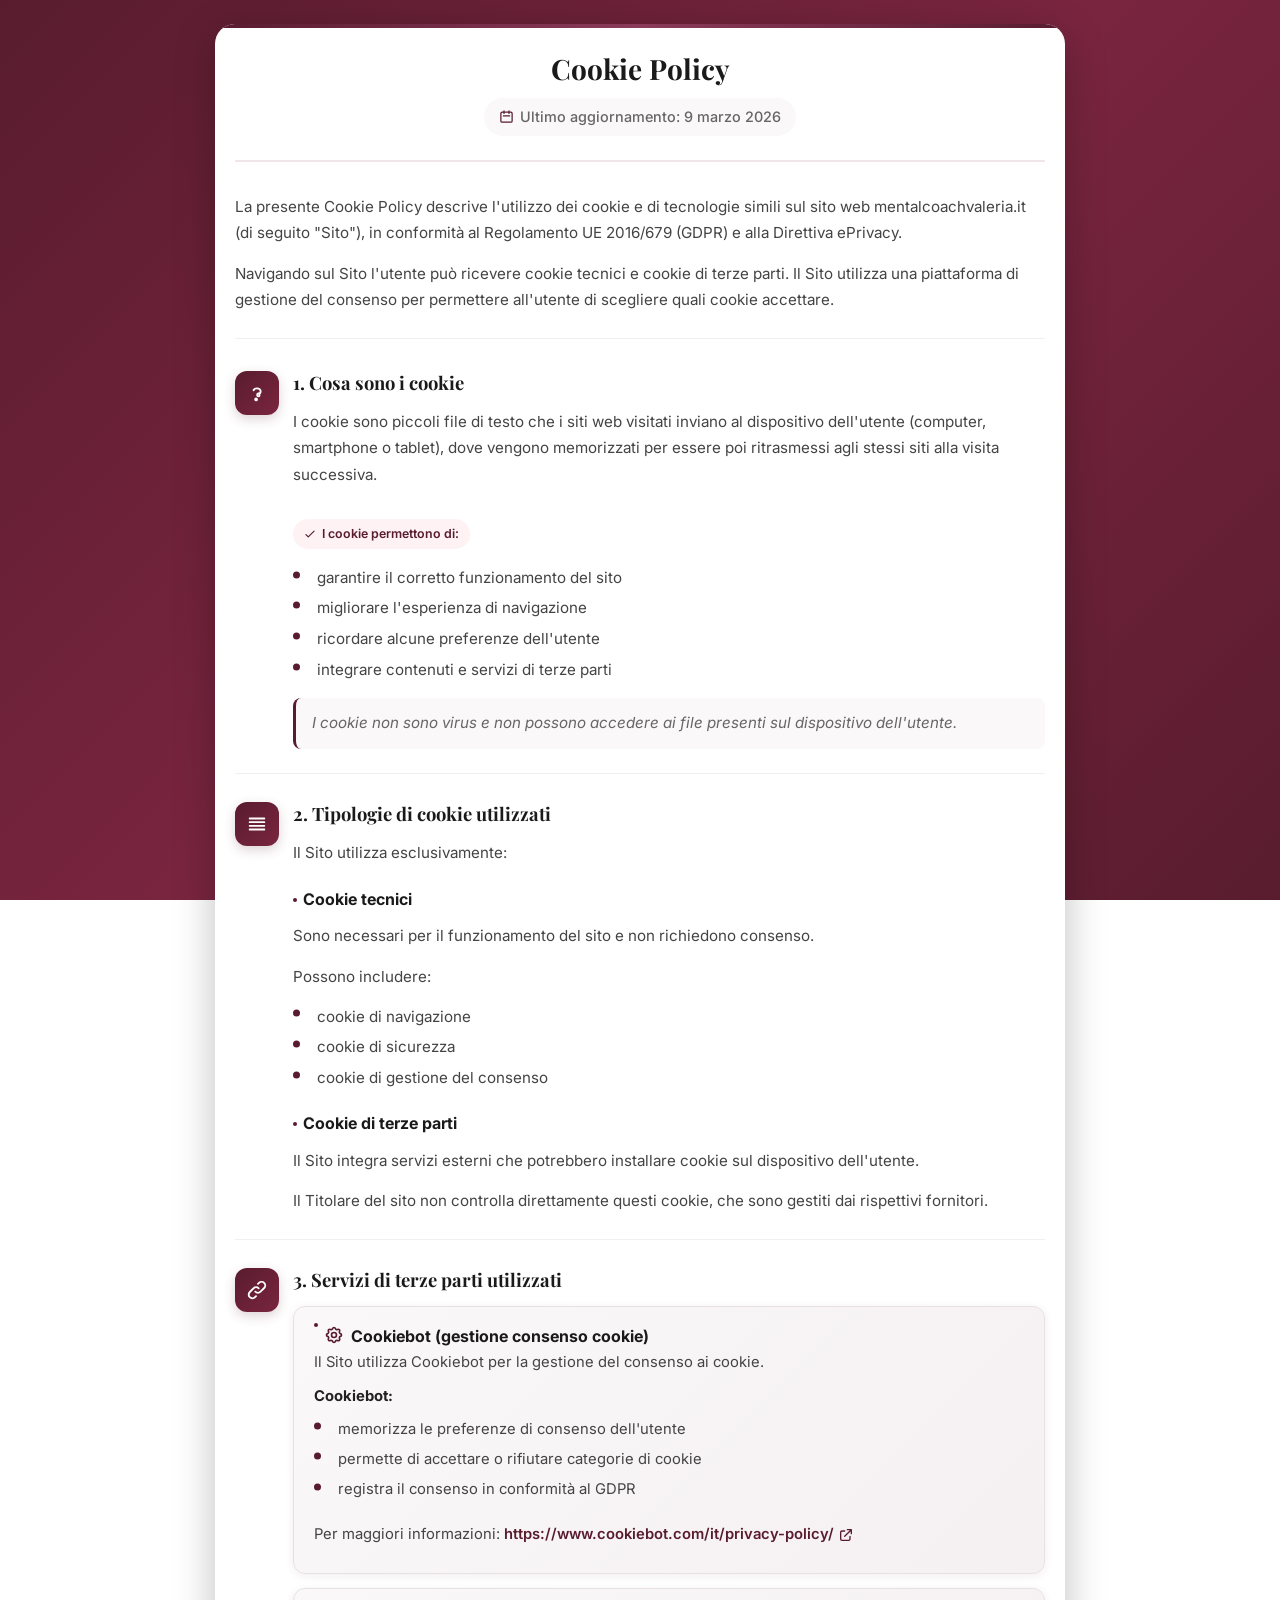
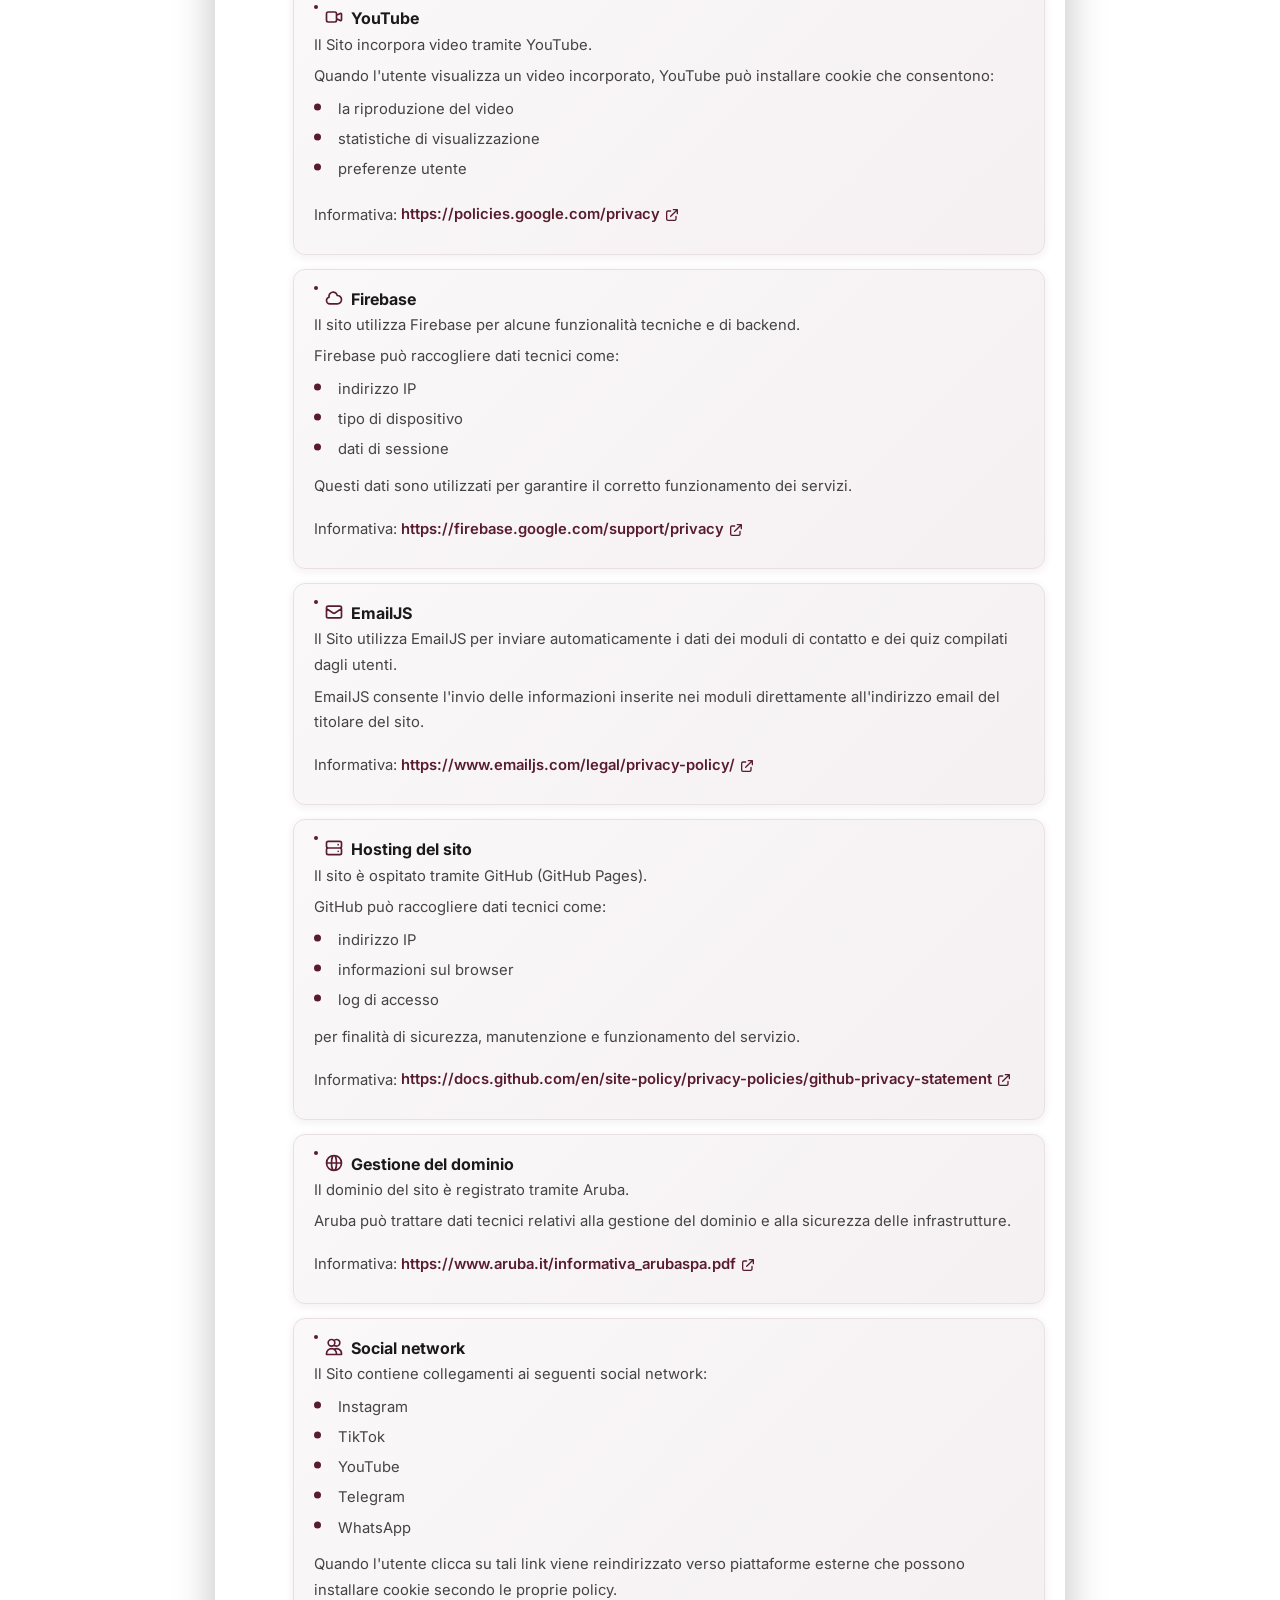
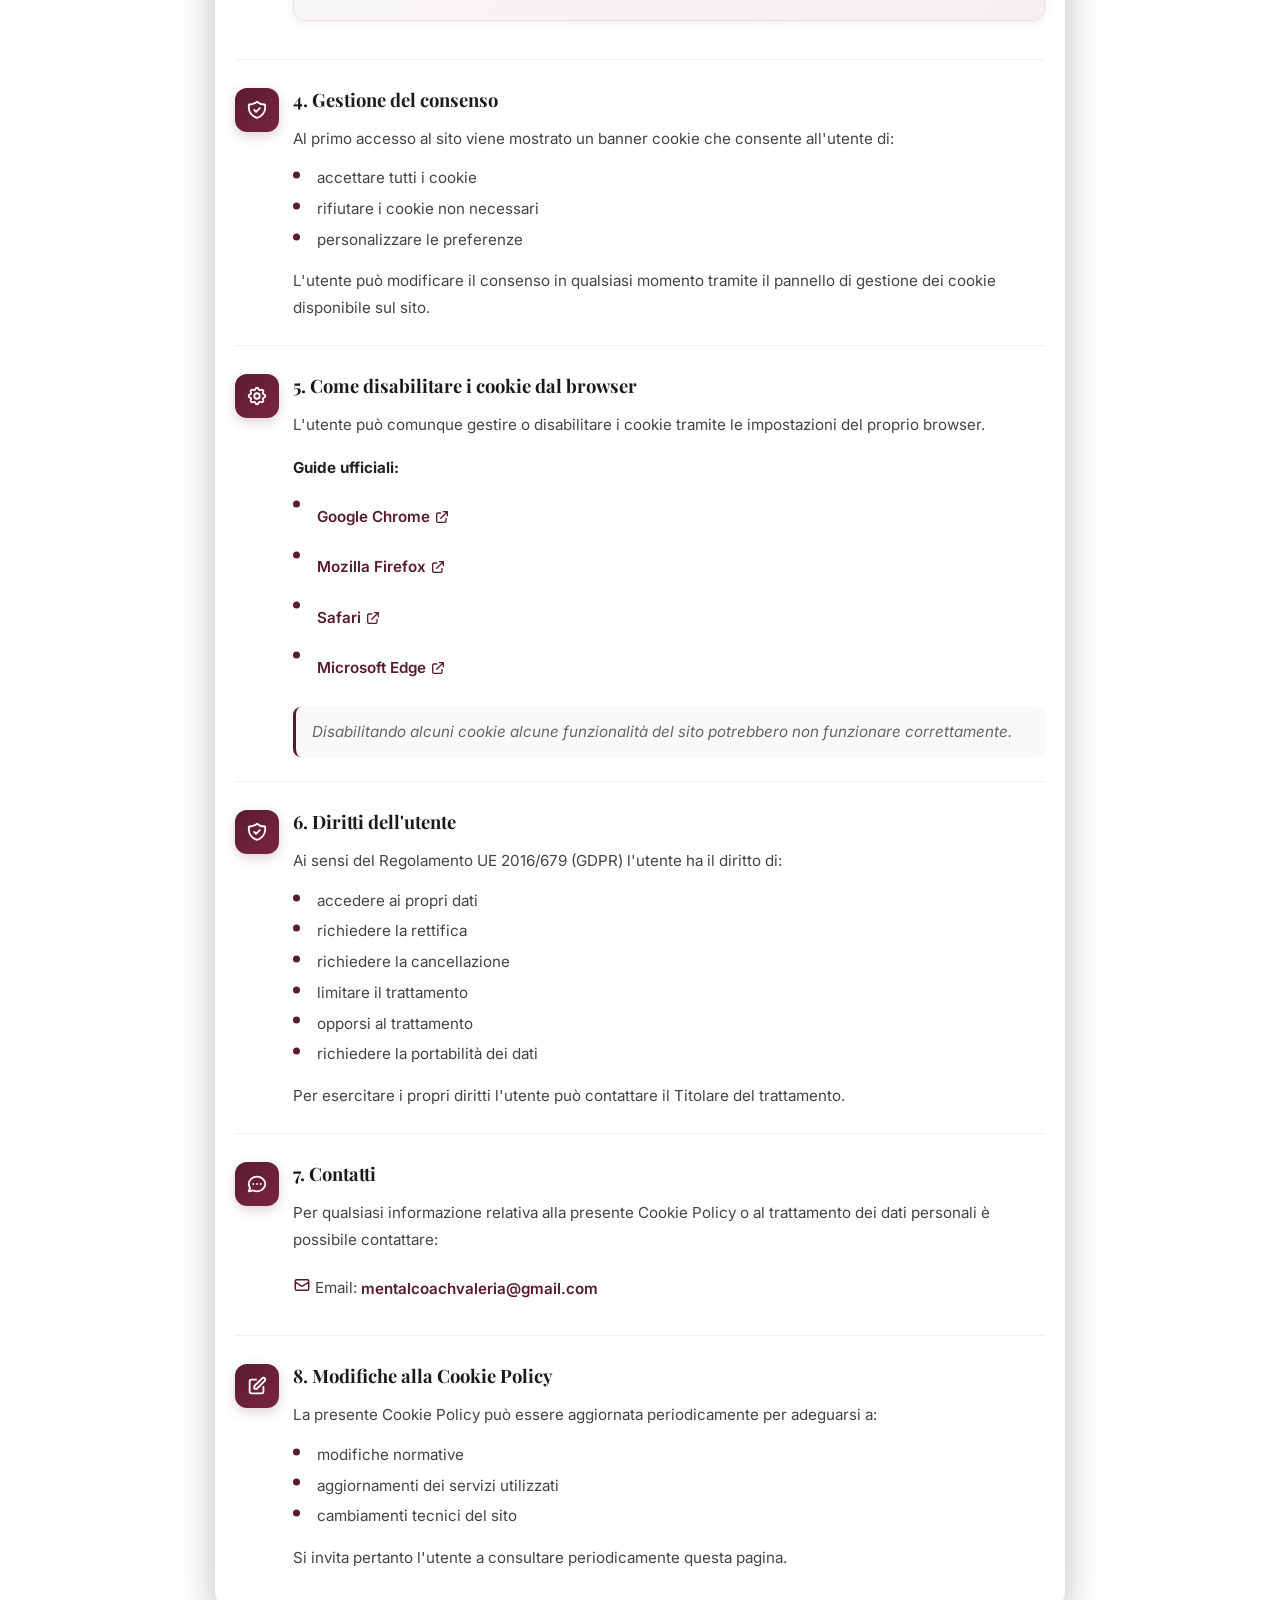
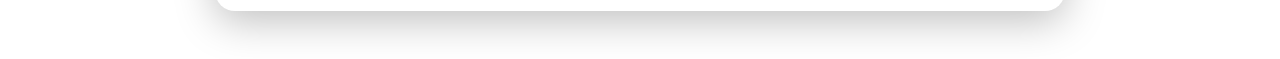
<file: cookie-policy.html>
<!DOCTYPE html>
<html lang="it">
<head>
  <meta charset="UTF-8" />
  <meta name="viewport" content="width=device-width, initial-scale=1.0, viewport-fit=cover" />
  <meta name="description" content="Cookie Policy - Valeria Moretti, Consulente Relazionale e Mental Coach"/>
  <meta name="theme-color" content="#591c2f" />
  <meta name="apple-mobile-web-app-capable" content="yes" />
  <meta name="apple-mobile-web-app-status-bar-style" content="black-translucent" />
  <title>Cookie Policy | Valeria Moretti</title>
  
  <link rel="preconnect" href="https://fonts.googleapis.com">
  <link rel="preconnect" href="https://fonts.gstatic.com" crossorigin>
  <link href="https://fonts.googleapis.com/css2?family=Inter:wght@400;500;600;700&family=Playfair+Display:wght@600;700&display=swap" rel="stylesheet">
  
  <style>
    /* ===== RESET & BASE ===== */
    *, *::before, *::after {
      box-sizing: border-box;
      margin: 0;
      padding: 0;
    }

    html {
      scroll-behavior: smooth;
      font-size: 16px;
      -webkit-text-size-adjust: 100%;
      -moz-text-size-adjust: 100%;
      text-size-adjust: 100%;
    }

    body {
      font-family: 'Inter', -apple-system, BlinkMacSystemFont, 'Segoe UI', Roboto, sans-serif;
      line-height: 1.7;
      color: #333;
      background: linear-gradient(135deg, #591c2f 0%, #7a2540 50%, #591c2f 100%);
      background-attachment: fixed;
      padding: 1.5rem 1rem 3rem;
      margin: 0;
      min-height: 100vh;
      min-height: 100dvh;
      word-wrap: break-word;
      overflow-wrap: break-word;
    }

    /* ===== CARD PRINCIPALE ===== */
    .legal-card {
      max-width: 850px;
      margin: 0 auto;
      background: #ffffff;
      border-radius: 20px;
      box-shadow: 0 10px 40px rgba(0, 0, 0, 0.25);
      padding: 1.75rem 1.25rem 2.5rem;
      animation: cardFadeIn 0.5s ease-out;
      position: relative;
      overflow: hidden;
    }

    .legal-card::before {
      content: '';
      position: absolute;
      top: 0;
      left: 0;
      right: 0;
      height: 4px;
      background: linear-gradient(90deg, #591c2f, #8b3a5a, #591c2f);
    }

    @keyframes cardFadeIn {
      from { opacity: 0; transform: translateY(15px) scale(0.99); }
      to { opacity: 1; transform: translateY(0) scale(1); }
    }

    /* ===== HEADER CARD ===== */
    .legal-header {
      margin-bottom: 2rem;
      padding-bottom: 1.5rem;
      border-bottom: 2px solid #f0e6e8;
      text-align: center;
    }

    .legal-title {
      font-family: 'Playfair Display', Georgia, serif;
      font-size: 1.75rem;
      font-weight: 700;
      color: #1a1a1a;
      margin-bottom: 0.75rem;
      line-height: 1.2;
      word-break: normal;
    }

    .last-update {
      font-weight: 500;
      color: #666;
      font-size: 0.9rem;
      display: inline-flex;
      align-items: center;
      justify-content: center;
      gap: 0.4rem;
      background: #faf8f9;
      padding: 0.4rem 0.9rem;
      border-radius: 20px;
      flex-wrap: wrap;
      text-align: center;
    }

    .last-update svg {
      width: 15px;
      height: 15px;
      color: #591c2f;
      flex-shrink: 0;
    }

    /* ===== SEZIONI ===== */
    .legal-section {
      margin-bottom: 1.75rem;
      padding-bottom: 1.5rem;
      border-bottom: 1px solid #f0f0f0;
      display: flex;
      gap: 0.875rem;
      align-items: flex-start;
      flex-wrap: wrap;
    }

    .legal-section:last-of-type {
      border-bottom: none;
      margin-bottom: 0;
      padding-bottom: 0;
    }

    /* ===== ICONE SEZIONI ===== */
    .section-icon {
      flex-shrink: 0;
      width: 44px;
      height: 44px;
      min-width: 44px;
      min-height: 44px;
      background: linear-gradient(135deg, #591c2f 0%, #7a2540 100%);
      border-radius: 12px;
      display: flex;
      align-items: center;
      justify-content: center;
      box-shadow: 0 4px 12px rgba(89, 28, 47, 0.2);
    }

    .section-icon svg {
      width: 22px;
      height: 22px;
      color: #ffffff;
    }

    .section-content {
      flex: 1;
      min-width: 0;
    }

    .section-title {
      font-family: 'Playfair Display', Georgia, serif;
      font-size: 1.15rem;
      font-weight: 700;
      color: #1a1a1a;
      margin-bottom: 0.875rem;
      line-height: 1.3;
    }

    .subsection-title {
      font-size: 1rem;
      font-weight: 700;
      color: #1a1a1a;
      margin: 1.25rem 0 0.625rem;
      display: flex;
      align-items: center;
      gap: 0.4rem;
      flex-wrap: wrap;
    }

    .subsection-title::before {
      content: '';
      width: 4px;
      height: 4px;
      background: #591c2f;
      border-radius: 50%;
      flex-shrink: 0;
    }

    /* ===== TESTO E PARAGRAFI ===== */
    p {
      margin-bottom: 0.875rem;
      color: #444;
      font-size: 0.95rem;
      line-height: 1.75;
    }

    p:last-child { margin-bottom: 0; }
    .bold { font-weight: 700; color: #222; }
    
    .italic {
      font-style: italic;
      color: #666;
      background: #faf8f9;
      padding: 0.75rem 1rem;
      border-radius: 8px;
      border-left: 3px solid #591c2f;
      display: block;
    }

    /* ===== LISTE ===== */
    ul {
      list-style-type: none;
      padding-left: 0;
      margin: 0.625rem 0 0.875rem;
      color: #444;
    }

    li {
      margin-bottom: 0.4rem;
      padding-left: 1.5rem;
      position: relative;
      font-size: 0.95rem;
      line-height: 1.6;
    }

    li::before {
      content: '';
      position: absolute;
      left: 0;
      top: 0.55rem;
      width: 7px;
      height: 7px;
      background: #591c2f;
      border-radius: 50%;
      transform: translateY(-50%);
    }

    li:last-child { margin-bottom: 0; }

    /* ===== LINK ===== */
    a {
      color: #591c2f;
      text-decoration: none;
      border-bottom: 1px solid transparent;
      transition: all 0.2s ease;
      font-weight: 600;
      display: inline-flex;
      align-items: center;
      gap: 0.25rem;
      padding: 0.25rem 0;
      min-height: 44px;
      word-break: break-word;
    }

    a:hover, a:focus {
      color: #3a121f;
      border-bottom-color: #591c2f;
      outline: none;
    }

    a:focus-visible {
      outline: 2px solid #591c2f;
      outline-offset: 2px;
      border-radius: 4px;
    }

    a svg {
      width: 16px;
      height: 16px;
      transition: transform 0.2s ease;
      flex-shrink: 0;
    }

    /* ===== SERVICE CARD (OTTIMIZZATA MOBILE) ===== */
    .service-card {
      background: linear-gradient(135deg, #faf8f9 0%, #f5f0f2 100%);
      border: 1px solid #e8e0e3;
      padding: 1rem 1.25rem;
      margin: 0.875rem 0;
      border-radius: 12px;
      box-shadow: 0 2px 8px rgba(89, 28, 47, 0.08);
    }

    .service-card h3 {
      display: flex;
      align-items: flex-start;
      gap: 0.4rem;
      margin-bottom: 0.5rem;
      font-size: 1rem;
      font-weight: 700;
      color: #1a1a1a;
      flex-wrap: wrap;
    }

    .service-card h3 svg {
      flex-shrink: 0;
      margin-top: 2px;
    }

    .service-card p {
      margin-bottom: 0.35rem;
      font-size: 0.925rem;
    }

    .service-card p:last-child { margin-bottom: 0; }
    .service-card ul { margin: 0.5rem 0 0.75rem; }
    .service-card li { font-size: 0.925rem; }

    /* ===== BADGE ===== */
    .badge {
      display: inline-flex;
      align-items: center;
      gap: 0.3rem;
      background: #fef2f4;
      color: #591c2f;
      padding: 0.3rem 0.65rem;
      border-radius: 20px;
      font-size: 0.775rem;
      font-weight: 600;
      margin: 0.4rem 0;
      flex-wrap: wrap;
    }

    .badge svg {
      width: 14px;
      height: 14px;
      flex-shrink: 0;
    }

    /* ===== BACK TO TOP BUTTON ===== */
    .back-to-top {
      position: fixed;
      bottom: 1.25rem;
      right: 1.25rem;
      width: 48px;
      height: 48px;
      min-width: 48px;
      min-height: 48px;
      background: linear-gradient(135deg, #591c2f, #7a2540);
      color: white;
      border: none;
      border-radius: 50%;
      display: flex;
      align-items: center;
      justify-content: center;
      cursor: pointer;
      box-shadow: 0 4px 20px rgba(89, 28, 47, 0.35);
      opacity: 0;
      visibility: hidden;
      transform: translateY(10px);
      transition: all 0.3s ease;
      z-index: 100;
      padding: 0;
    }

    .back-to-top.visible {
      opacity: 1;
      visibility: visible;
      transform: translateY(0);
    }

    .back-to-top:hover,
    .back-to-top:focus {
      transform: translateY(-2px);
      box-shadow: 0 6px 25px rgba(89, 28, 47, 0.45);
      outline: none;
    }

    .back-to-top:focus-visible {
      outline: 3px solid #fff;
      outline-offset: 2px;
    }

    .back-to-top svg {
      width: 20px;
      height: 20px;
    }

    /* ===== RESPONSIVE: TABLET (481px - 768px) ===== */
    @media (min-width: 481px) and (max-width: 768px) {
      body { padding: 2rem 1.5rem 4rem; }
      .legal-card {
        padding: 2.25rem 1.75rem 3rem;
        border-radius: 24px;
        box-shadow: 0 20px 60px rgba(0, 0, 0, 0.3);
      }
      .legal-title { font-size: 2rem; }
      .section-title { font-size: 1.25rem; }
      .section-icon { width: 48px; height: 48px; border-radius: 14px; }
      .section-icon svg { width: 24px; height: 24px; }
      .service-card { padding: 1.125rem 1.375rem; }
    }

    /* ===== RESPONSIVE: MOBILE PORTRAIT (≤480px) ===== */
    @media (max-width: 480px) {
      body { padding: 1rem 0.875rem 2.5rem; }
      .legal-card {
        padding: 1.5rem 1rem 2.25rem;
        border-radius: 18px;
        box-shadow: 0 8px 30px rgba(0, 0, 0, 0.2);
      }
      .legal-title { font-size: 1.5rem; line-height: 1.25; }
      .last-update { font-size: 0.85rem; padding: 0.35rem 0.75rem; }
      .section-title { font-size: 1.1rem; }
      .section-icon {
        width: 42px; height: 42px;
        min-width: 42px; min-height: 42px;
        border-radius: 10px;
      }
      .section-icon svg { width: 20px; height: 20px; }
      
      /* Layout verticale per sezioni */
      .legal-section { flex-direction: column; gap: 0.625rem; }
      .section-icon { margin-bottom: 0.25rem; }
      
      /* Service card mobile */
      .service-card {
        padding: 0.875rem 1rem;
      }
      .service-card h3 { font-size: 0.975rem; }
      .service-card p, .service-card li { font-size: 0.9rem; }
      
      /* Link più grandi per tap */
      a { padding: 0.4rem 0; min-height: 48px; }
      .badge { font-size: 0.75rem; padding: 0.25rem 0.6rem; }
    }

    /* ===== VERY SMALL DEVICES (≤360px) ===== */
    @media (max-width: 360px) {
      body { padding: 0.875rem 0.75rem 2rem; font-size: 15px; }
      .legal-card { padding: 1.25rem 0.875rem 2rem; border-radius: 16px; }
      .legal-title { font-size: 1.4rem; }
      .section-title { font-size: 1.05rem; }
      p, li { font-size: 0.925rem; line-height: 1.7; }
      .service-card p, .service-card li { font-size: 0.875rem; }
      .back-to-top { width: 44px; height: 44px; bottom: 1rem; right: 1rem; }
    }

    /* ===== LANDSCAPE MOBILE ===== */
    @media (max-height: 500px) and (orientation: landscape) {
      body { padding: 0.75rem 1rem; }
      .legal-card {
        padding: 1.25rem 1rem 1.5rem;
        max-height: 95vh;
        overflow-y: auto;
        -webkit-overflow-scrolling: touch;
      }
      .back-to-top { display: none; }
    }

    /* ===== PRINT ===== */
    @media print {
      body { font-size: 12pt; color: #000; background: #fff; padding: 0; min-height: auto; }
      .legal-card { box-shadow: none; border-radius: 0; padding: 0; max-width: 100%; }
      .legal-card::before { display: none; }
      .section-icon { display: none; }
      a { color: #000; text-decoration: underline; border-bottom: none; }
      .legal-section { break-inside: avoid; page-break-inside: avoid; }
      .back-to-top, .service-card { display: none !important; }
    }

    /* ===== ACCESSIBILITÀ ===== */
    @media (prefers-reduced-motion: reduce) {
      html { scroll-behavior: auto; }
      .legal-card { animation: none; }
      a, a svg, .back-to-top { transition: none !important; }
    }
    @media (prefers-contrast: high) {
      body { background: #fff; }
      .legal-card { border: 2px solid #000; }
      a { text-decoration: underline; }
    }

    /* ===== UTILITIES ===== */
    .mt-2 { margin-top: 0.5rem; }
    .mt-4 { margin-top: 1rem; }
    .mt-6 { margin-top: 1.5rem; }
    .mt-8 { margin-top: 2rem; }
    .mb-4 { margin-bottom: 1rem; }
    .space-y-1 > * + * { margin-top: 0.25rem; }
    
    /* Prevent horizontal scroll */
    img, video, iframe, pre, code { max-width: 100%; height: auto; }
  </style>
</head>
<body>

  <main class="legal-card" role="main">
    
    <header class="legal-header">
      <h1 class="legal-title">Cookie Policy</h1>
      <p class="last-update">
        <svg xmlns="http://www.w3.org/2000/svg" fill="none" viewBox="0 0 24 24" stroke="currentColor" stroke-width="2" aria-hidden="true">
          <path stroke-linecap="round" stroke-linejoin="round" d="M8 7V3m8 4V3m-9 8h10M5 21h14a2 2 0 002-2V7a2 2 0 00-2-2H5a2 2 0 00-2 2v12a2 2 0 002 2z" />
        </svg>
        <span>Ultimo aggiornamento: 9 marzo 2026</span>
      </p>
    </header>

    <!-- Intro -->
    <div class="section-content" style="margin-bottom: 2rem; padding-bottom: 1.5rem; border-bottom: 1px solid #f0f0f0;">
      <p>La presente Cookie Policy descrive l'utilizzo dei cookie e di tecnologie simili sul sito web mentalcoachvaleria.it (di seguito "Sito"), in conformità al Regolamento UE 2016/679 (GDPR) e alla Direttiva ePrivacy.</p>
      <p>Navigando sul Sito l'utente può ricevere cookie tecnici e cookie di terze parti. Il Sito utilizza una piattaforma di gestione del consenso per permettere all'utente di scegliere quali cookie accettare.</p>
    </div>

    <!-- Sezione 1 -->
    <section class="legal-section" aria-labelledby="section-1">
      <div class="section-icon" aria-hidden="true">
        <svg xmlns="http://www.w3.org/2000/svg" fill="none" viewBox="0 0 24 24" stroke="currentColor" stroke-width="2">
          <path stroke-linecap="round" stroke-linejoin="round" d="M8.228 9c.549-1.165 2.03-2 3.772-2 2.21 0 4 1.343 4 3 0 1.4-1.125 2.5-2.5 2.5-.69 0-1.25.56-1.25 1.25v.75c0 .69.56 1.25 1.25 1.25.69 0 1.25-.56 1.25-1.25v-.75M12 19a1 1 0 11-2 0 1 1 0 012 0z" />
        </svg>
      </div>
      <div class="section-content">
        <h2 id="section-1" class="section-title">1. Cosa sono i cookie</h2>
        <p>I cookie sono piccoli file di testo che i siti web visitati inviano al dispositivo dell'utente (computer, smartphone o tablet), dove vengono memorizzati per essere poi ritrasmessi agli stessi siti alla visita successiva.</p>
        
        <div class="badge mt-4">
          <svg xmlns="http://www.w3.org/2000/svg" fill="none" viewBox="0 0 24 24" stroke="currentColor" stroke-width="2" aria-hidden="true">
            <path stroke-linecap="round" stroke-linejoin="round" d="M5 13l4 4L19 7" />
          </svg>
          <span>I cookie permettono di:</span>
        </div>
        <ul>
          <li>garantire il corretto funzionamento del sito</li>
          <li>migliorare l'esperienza di navigazione</li>
          <li>ricordare alcune preferenze dell'utente</li>
          <li>integrare contenuti e servizi di terze parti</li>
        </ul>
        
        <p class="italic mt-4">I cookie non sono virus e non possono accedere ai file presenti sul dispositivo dell'utente.</p>
      </div>
    </section>

    <!-- Sezione 2 -->
    <section class="legal-section" aria-labelledby="section-2">
      <div class="section-icon" aria-hidden="true">
        <svg xmlns="http://www.w3.org/2000/svg" fill="none" viewBox="0 0 24 24" stroke="currentColor" stroke-width="2">
          <path stroke-linecap="round" stroke-linejoin="round" d="M4 6h16M4 10h16M4 14h16M4 18h16" />
        </svg>
      </div>
      <div class="section-content">
        <h2 id="section-2" class="section-title">2. Tipologie di cookie utilizzati</h2>
        <p>Il Sito utilizza esclusivamente:</p>
        
        <h3 class="subsection-title">Cookie tecnici</h3>
        <p>Sono necessari per il funzionamento del sito e non richiedono consenso.</p>
        <p class="mt-2">Possono includere:</p>
        <ul>
          <li>cookie di navigazione</li>
          <li>cookie di sicurezza</li>
          <li>cookie di gestione del consenso</li>
        </ul>
        
        <h3 class="subsection-title">Cookie di terze parti</h3>
        <p>Il Sito integra servizi esterni che potrebbero installare cookie sul dispositivo dell'utente.</p>
        <p>Il Titolare del sito non controlla direttamente questi cookie, che sono gestiti dai rispettivi fornitori.</p>
      </div>
    </section>

    <!-- Sezione 3 -->
    <section class="legal-section" aria-labelledby="section-3">
      <div class="section-icon" aria-hidden="true">
        <svg xmlns="http://www.w3.org/2000/svg" fill="none" viewBox="0 0 24 24" stroke="currentColor" stroke-width="2">
          <path stroke-linecap="round" stroke-linejoin="round" d="M13.828 10.172a4 4 0 00-5.656 0l-4 4a4 4 0 105.656 5.656l1.102-1.101m-.758-4.899a4 4 0 005.656 0l4-4a4 4 0 00-5.656-5.656l-1.1 1.1" />
        </svg>
      </div>
      <div class="section-content">
        <h2 id="section-3" class="section-title">3. Servizi di terze parti utilizzati</h2>
        
        <div class="service-card">
          <h3 class="subsection-title" style="margin:0;">
            <svg xmlns="http://www.w3.org/2000/svg" fill="none" viewBox="0 0 24 24" stroke="currentColor" stroke-width="2" style="width:20px;height:20px;color:#591c2f;" aria-hidden="true">
              <path stroke-linecap="round" stroke-linejoin="round" d="M10.325 4.317c.426-1.756 2.924-1.756 3.35 0a1.724 1.724 0 002.573 1.066c1.543-.94 3.31.826 2.37 2.37a1.724 1.724 0 001.065 2.572c1.756.426 1.756 2.924 0 3.35a1.724 1.724 0 00-1.066 2.573c.94 1.543-.826 3.31-2.37 2.37a1.724 1.724 0 00-2.572 1.065c-.426 1.756-2.924 1.756-3.35 0a1.724 1.724 0 00-2.573-1.066c-1.543.94-3.31-.826-2.37-2.37a1.724 1.724 0 00-1.065-2.572c-1.756-.426-1.756-2.924 0-3.35a1.724 1.724 0 001.066-2.573c-.94-1.543.826-3.31 2.37-2.37.996.608 2.296.07 2.572-1.065z" />
              <path stroke-linecap="round" stroke-linejoin="round" d="M15 12a3 3 0 11-6 0 3 3 0 016 0z" />
            </svg>
            <span>Cookiebot (gestione consenso cookie)</span>
          </h3>
          <p>Il Sito utilizza Cookiebot per la gestione del consenso ai cookie.</p>
          <p class="bold mt-2">Cookiebot:</p>
          <ul>
            <li>memorizza le preferenze di consenso dell'utente</li>
            <li>permette di accettare o rifiutare categorie di cookie</li>
            <li>registra il consenso in conformità al GDPR</li>
          </ul>
          <p class="mt-2">Per maggiori informazioni: <a href="https://www.cookiebot.com/it/privacy-policy/" target="_blank" rel="noopener noreferrer">https://www.cookiebot.com/it/privacy-policy/ <svg xmlns="http://www.w3.org/2000/svg" fill="none" viewBox="0 0 24 24" stroke="currentColor" stroke-width="2" aria-hidden="true"><path stroke-linecap="round" stroke-linejoin="round" d="M10 6H6a2 2 0 00-2 2v10a2 2 0 002 2h10a2 2 0 002-2v-4M14 4h6m0 0v6m0-6L10 14" /></svg></a></p>
        </div>

        <div class="service-card">
          <h3 class="subsection-title" style="margin:0;">
            <svg xmlns="http://www.w3.org/2000/svg" fill="none" viewBox="0 0 24 24" stroke="currentColor" stroke-width="2" style="width:20px;height:20px;color:#591c2f;" aria-hidden="true">
              <path stroke-linecap="round" stroke-linejoin="round" d="M15 10l4.553-2.276A1 1 0 0121 8.618v6.764a1 1 0 01-1.447.894L15 14M5 18h8a2 2 0 002-2V8a2 2 0 00-2-2H5a2 2 0 00-2 2v8a2 2 0 002 2z" />
            </svg>
            <span>YouTube</span>
          </h3>
          <p>Il Sito incorpora video tramite YouTube.</p>
          <p>Quando l'utente visualizza un video incorporato, YouTube può installare cookie che consentono:</p>
          <ul>
            <li>la riproduzione del video</li>
            <li>statistiche di visualizzazione</li>
            <li>preferenze utente</li>
          </ul>
          <p class="mt-2">Informativa: <a href="https://policies.google.com/privacy" target="_blank" rel="noopener noreferrer">https://policies.google.com/privacy <svg xmlns="http://www.w3.org/2000/svg" fill="none" viewBox="0 0 24 24" stroke="currentColor" stroke-width="2" aria-hidden="true"><path stroke-linecap="round" stroke-linejoin="round" d="M10 6H6a2 2 0 00-2 2v10a2 2 0 002 2h10a2 2 0 002-2v-4M14 4h6m0 0v6m0-6L10 14" /></svg></a></p>
        </div>

        <div class="service-card">
          <h3 class="subsection-title" style="margin:0;">
            <svg xmlns="http://www.w3.org/2000/svg" fill="none" viewBox="0 0 24 24" stroke="currentColor" stroke-width="2" style="width:20px;height:20px;color:#591c2f;" aria-hidden="true">
              <path stroke-linecap="round" stroke-linejoin="round" d="M3 15a4 4 0 004 4h9a5 5 0 10-.1-9.999 5.002 5.002 0 10-9.78 2.096A4.001 4.001 0 003 15z" />
            </svg>
            <span>Firebase</span>
          </h3>
          <p>Il sito utilizza Firebase per alcune funzionalità tecniche e di backend.</p>
          <p>Firebase può raccogliere dati tecnici come:</p>
          <ul>
            <li>indirizzo IP</li>
            <li>tipo di dispositivo</li>
            <li>dati di sessione</li>
          </ul>
          <p class="mt-2">Questi dati sono utilizzati per garantire il corretto funzionamento dei servizi.</p>
          <p class="mt-2">Informativa: <a href="https://firebase.google.com/support/privacy" target="_blank" rel="noopener noreferrer">https://firebase.google.com/support/privacy <svg xmlns="http://www.w3.org/2000/svg" fill="none" viewBox="0 0 24 24" stroke="currentColor" stroke-width="2" aria-hidden="true"><path stroke-linecap="round" stroke-linejoin="round" d="M10 6H6a2 2 0 00-2 2v10a2 2 0 002 2h10a2 2 0 002-2v-4M14 4h6m0 0v6m0-6L10 14" /></svg></a></p>
        </div>

        <div class="service-card">
          <h3 class="subsection-title" style="margin:0;">
            <svg xmlns="http://www.w3.org/2000/svg" fill="none" viewBox="0 0 24 24" stroke="currentColor" stroke-width="2" style="width:20px;height:20px;color:#591c2f;" aria-hidden="true">
              <path stroke-linecap="round" stroke-linejoin="round" d="M3 8l7.89 5.26a2 2 0 002.22 0L21 8M5 19h14a2 2 0 002-2V7a2 2 0 00-2-2H5a2 2 0 00-2 2v10a2 2 0 002 2z" />
            </svg>
            <span>EmailJS</span>
          </h3>
          <p>Il Sito utilizza EmailJS per inviare automaticamente i dati dei moduli di contatto e dei quiz compilati dagli utenti.</p>
          <p>EmailJS consente l'invio delle informazioni inserite nei moduli direttamente all'indirizzo email del titolare del sito.</p>
          <p class="mt-2">Informativa: <a href="https://www.emailjs.com/legal/privacy-policy/" target="_blank" rel="noopener noreferrer">https://www.emailjs.com/legal/privacy-policy/ <svg xmlns="http://www.w3.org/2000/svg" fill="none" viewBox="0 0 24 24" stroke="currentColor" stroke-width="2" aria-hidden="true"><path stroke-linecap="round" stroke-linejoin="round" d="M10 6H6a2 2 0 00-2 2v10a2 2 0 002 2h10a2 2 0 002-2v-4M14 4h6m0 0v6m0-6L10 14" /></svg></a></p>
        </div>

        <div class="service-card">
          <h3 class="subsection-title" style="margin:0;">
            <svg xmlns="http://www.w3.org/2000/svg" fill="none" viewBox="0 0 24 24" stroke="currentColor" stroke-width="2" style="width:20px;height:20px;color:#591c2f;" aria-hidden="true">
              <path stroke-linecap="round" stroke-linejoin="round" d="M5 12h14M5 12a2 2 0 01-2-2V6a2 2 0 012-2h14a2 2 0 012 2v4a2 2 0 01-2 2M5 12a2 2 0 00-2 2v4a2 2 0 002 2h14a2 2 0 002-2v-4a2 2 0 00-2-2m-2-4h.01M17 16h.01" />
            </svg>
            <span>Hosting del sito</span>
          </h3>
          <p>Il sito è ospitato tramite GitHub (GitHub Pages).</p>
          <p>GitHub può raccogliere dati tecnici come:</p>
          <ul>
            <li>indirizzo IP</li>
            <li>informazioni sul browser</li>
            <li>log di accesso</li>
          </ul>
          <p class="mt-2">per finalità di sicurezza, manutenzione e funzionamento del servizio.</p>
          <p class="mt-2">Informativa: <a href="https://docs.github.com/en/site-policy/privacy-policies/github-privacy-statement" target="_blank" rel="noopener noreferrer">https://docs.github.com/en/site-policy/privacy-policies/github-privacy-statement <svg xmlns="http://www.w3.org/2000/svg" fill="none" viewBox="0 0 24 24" stroke="currentColor" stroke-width="2" aria-hidden="true"><path stroke-linecap="round" stroke-linejoin="round" d="M10 6H6a2 2 0 00-2 2v10a2 2 0 002 2h10a2 2 0 002-2v-4M14 4h6m0 0v6m0-6L10 14" /></svg></a></p>
        </div>

        <div class="service-card">
          <h3 class="subsection-title" style="margin:0;">
            <svg xmlns="http://www.w3.org/2000/svg" fill="none" viewBox="0 0 24 24" stroke="currentColor" stroke-width="2" style="width:20px;height:20px;color:#591c2f;" aria-hidden="true">
              <path stroke-linecap="round" stroke-linejoin="round" d="M21 12a9 9 0 01-9 9m9-9a9 9 0 00-9-9m9 9H3m9 9a9 9 0 01-9-9m9 9c1.657 0 3-4.03 3-9s-1.343-9-3-9m0 18c-1.657 0-3-4.03-3-9s1.343-9 3-9m-9 9a9 9 0 019-9" />
            </svg>
            <span>Gestione del dominio</span>
          </h3>
          <p>Il dominio del sito è registrato tramite Aruba.</p>
          <p>Aruba può trattare dati tecnici relativi alla gestione del dominio e alla sicurezza delle infrastrutture.</p>
          <p class="mt-2">Informativa: <a href="https://www.aruba.it/informativa_arubaspa.pdf" target="_blank" rel="noopener noreferrer">https://www.aruba.it/informativa_arubaspa.pdf <svg xmlns="http://www.w3.org/2000/svg" fill="none" viewBox="0 0 24 24" stroke="currentColor" stroke-width="2" aria-hidden="true"><path stroke-linecap="round" stroke-linejoin="round" d="M10 6H6a2 2 0 00-2 2v10a2 2 0 002 2h10a2 2 0 002-2v-4M14 4h6m0 0v6m0-6L10 14" /></svg></a></p>
        </div>

        <div class="service-card">
          <h3 class="subsection-title" style="margin:0;">
            <svg xmlns="http://www.w3.org/2000/svg" fill="none" viewBox="0 0 24 24" stroke="currentColor" stroke-width="2" style="width:20px;height:20px;color:#591c2f;" aria-hidden="true">
              <path stroke-linecap="round" stroke-linejoin="round" d="M12 4.354a4 4 0 110 5.292M15 21H3v-1a6 6 0 0112 0v1zm0 0h6v-1a6 6 0 00-9-5.197M13 7a4 4 0 11-8 0 4 4 0 018 0z" />
            </svg>
            <span>Social network</span>
          </h3>
          <p>Il Sito contiene collegamenti ai seguenti social network:</p>
          <ul>
            <li>Instagram</li>
            <li>TikTok</li>
            <li>YouTube</li>
            <li>Telegram</li>
            <li>WhatsApp</li>
          </ul>
          <p class="mt-2">Quando l'utente clicca su tali link viene reindirizzato verso piattaforme esterne che possono installare cookie secondo le proprie policy.</p>
        </div>
      </div>
    </section>

    <!-- Sezione 4 -->
    <section class="legal-section" aria-labelledby="section-4">
      <div class="section-icon" aria-hidden="true">
        <svg xmlns="http://www.w3.org/2000/svg" fill="none" viewBox="0 0 24 24" stroke="currentColor" stroke-width="2">
          <path stroke-linecap="round" stroke-linejoin="round" d="M9 12l2 2 4-4m5.618-4.016A11.955 11.955 0 0112 2.944a11.955 11.955 0 01-8.618 3.04A12.02 12.02 0 003 9c0 5.591 3.824 10.29 9 11.622 5.176-1.332 9-6.03 9-11.622 0-1.042-.133-2.052-.382-3.016z" />
        </svg>
      </div>
      <div class="section-content">
        <h2 id="section-4" class="section-title">4. Gestione del consenso</h2>
        <p>Al primo accesso al sito viene mostrato un banner cookie che consente all'utente di:</p>
        <ul>
          <li>accettare tutti i cookie</li>
          <li>rifiutare i cookie non necessari</li>
          <li>personalizzare le preferenze</li>
        </ul>
        <p class="mt-4">L'utente può modificare il consenso in qualsiasi momento tramite il pannello di gestione dei cookie disponibile sul sito.</p>
      </div>
    </section>

    <!-- Sezione 5 -->
    <section class="legal-section" aria-labelledby="section-5">
      <div class="section-icon" aria-hidden="true">
        <svg xmlns="http://www.w3.org/2000/svg" fill="none" viewBox="0 0 24 24" stroke="currentColor" stroke-width="2">
          <path stroke-linecap="round" stroke-linejoin="round" d="M10.325 4.317c.426-1.756 2.924-1.756 3.35 0a1.724 1.724 0 002.573 1.066c1.543-.94 3.31.826 2.37 2.37a1.724 1.724 0 001.065 2.572c1.756.426 1.756 2.924 0 3.35a1.724 1.724 0 00-1.066 2.573c.94 1.543-.826 3.31-2.37 2.37a1.724 1.724 0 00-2.572 1.065c-.426 1.756-2.924 1.756-3.35 0a1.724 1.724 0 00-2.573-1.066c-1.543.94-3.31-.826-2.37-2.37a1.724 1.724 0 00-1.065-2.572c-1.756-.426-1.756-2.924 0-3.35a1.724 1.724 0 001.066-2.573c-.94-1.543.826-3.31 2.37-2.37.996.608 2.296.07 2.572-1.065z" />
          <path stroke-linecap="round" stroke-linejoin="round" d="M15 12a3 3 0 11-6 0 3 3 0 016 0z" />
        </svg>
      </div>
      <div class="section-content">
        <h2 id="section-5" class="section-title">5. Come disabilitare i cookie dal browser</h2>
        <p>L'utente può comunque gestire o disabilitare i cookie tramite le impostazioni del proprio browser.</p>
        
        <p class="bold mt-4">Guide ufficiali:</p>
        <ul>
          <li><a href="https://support.google.com/chrome/answer/95647" target="_blank" rel="noopener noreferrer">Google Chrome <svg xmlns="http://www.w3.org/2000/svg" fill="none" viewBox="0 0 24 24" stroke="currentColor" stroke-width="2" aria-hidden="true"><path stroke-linecap="round" stroke-linejoin="round" d="M10 6H6a2 2 0 00-2 2v10a2 2 0 002 2h10a2 2 0 002-2v-4M14 4h6m0 0v6m0-6L10 14" /></svg></a></li>
          <li><a href="https://support.mozilla.org/it/kb/Attivare%20e%20disattivare%20i%20cookie" target="_blank" rel="noopener noreferrer">Mozilla Firefox <svg xmlns="http://www.w3.org/2000/svg" fill="none" viewBox="0 0 24 24" stroke="currentColor" stroke-width="2" aria-hidden="true"><path stroke-linecap="round" stroke-linejoin="round" d="M10 6H6a2 2 0 00-2 2v10a2 2 0 002 2h10a2 2 0 002-2v-4M14 4h6m0 0v6m0-6L10 14" /></svg></a></li>
          <li><a href="https://support.apple.com/it-it/guide/safari/sfri11471/mac" target="_blank" rel="noopener noreferrer">Safari <svg xmlns="http://www.w3.org/2000/svg" fill="none" viewBox="0 0 24 24" stroke="currentColor" stroke-width="2" aria-hidden="true"><path stroke-linecap="round" stroke-linejoin="round" d="M10 6H6a2 2 0 00-2 2v10a2 2 0 002 2h10a2 2 0 002-2v-4M14 4h6m0 0v6m0-6L10 14" /></svg></a></li>
          <li><a href="https://support.microsoft.com/it-it/windows/eliminare-e-gestire-i-cookie-168dab11-0753-043d-7c16-ede5947fc64d" target="_blank" rel="noopener noreferrer">Microsoft Edge <svg xmlns="http://www.w3.org/2000/svg" fill="none" viewBox="0 0 24 24" stroke="currentColor" stroke-width="2" aria-hidden="true"><path stroke-linecap="round" stroke-linejoin="round" d="M10 6H6a2 2 0 00-2 2v10a2 2 0 002 2h10a2 2 0 002-2v-4M14 4h6m0 0v6m0-6L10 14" /></svg></a></li>
        </ul>
        
        <p class="italic mt-4">Disabilitando alcuni cookie alcune funzionalità del sito potrebbero non funzionare correttamente.</p>
      </div>
    </section>

    <!-- Sezione 6 -->
    <section class="legal-section" aria-labelledby="section-6">
      <div class="section-icon" aria-hidden="true">
        <svg xmlns="http://www.w3.org/2000/svg" fill="none" viewBox="0 0 24 24" stroke="currentColor" stroke-width="2">
          <path stroke-linecap="round" stroke-linejoin="round" d="M9 12l2 2 4-4m5.618-4.016A11.955 11.955 0 0112 2.944a11.955 11.955 0 01-8.618 3.04A12.02 12.02 0 003 9c0 5.591 3.824 10.29 9 11.622 5.176-1.332 9-6.03 9-11.622 0-1.042-.133-2.052-.382-3.016z" />
        </svg>
      </div>
      <div class="section-content">
        <h2 id="section-6" class="section-title">6. Diritti dell'utente</h2>
        <p>Ai sensi del Regolamento UE 2016/679 (GDPR) l'utente ha il diritto di:</p>
        <ul>
          <li>accedere ai propri dati</li>
          <li>richiedere la rettifica</li>
          <li>richiedere la cancellazione</li>
          <li>limitare il trattamento</li>
          <li>opporsi al trattamento</li>
          <li>richiedere la portabilità dei dati</li>
        </ul>
        <p class="mt-4">Per esercitare i propri diritti l'utente può contattare il Titolare del trattamento.</p>
      </div>
    </section>

    <!-- Sezione 7 -->
    <section class="legal-section" aria-labelledby="section-7">
      <div class="section-icon" aria-hidden="true">
        <svg xmlns="http://www.w3.org/2000/svg" fill="none" viewBox="0 0 24 24" stroke="currentColor" stroke-width="2">
          <path stroke-linecap="round" stroke-linejoin="round" d="M8 12h.01M12 12h.01M16 12h.01M21 12c0 4.418-4.03 8-9 8a9.863 9.863 0 01-4.255-.949L3 20l1.395-3.72C3.512 15.042 3 13.574 3 12c0-4.418 4.03-8 9-8s9 3.582 9 8z" />
        </svg>
      </div>
      <div class="section-content">
        <h2 id="section-7" class="section-title">7. Contatti</h2>
        <p>Per qualsiasi informazione relativa alla presente Cookie Policy o al trattamento dei dati personali è possibile contattare:</p>
        <p class="mt-2">
          <svg xmlns="http://www.w3.org/2000/svg" fill="none" viewBox="0 0 24 24" stroke="currentColor" stroke-width="2" style="width:18px;height:18px;color:#591c2f;" aria-hidden="true">
            <path stroke-linecap="round" stroke-linejoin="round" d="M3 8l7.89 5.26a2 2 0 002.22 0L21 8M5 19h14a2 2 0 002-2V7a2 2 0 00-2-2H5a2 2 0 00-2 2v10a2 2 0 002 2z" />
          </svg>
          Email: <a href="mailto:mentalcoachvaleria@gmail.com">mentalcoachvaleria@gmail.com</a>
        </p>
      </div>
    </section>

    <!-- Sezione 8 -->
    <section class="legal-section" aria-labelledby="section-8">
      <div class="section-icon" aria-hidden="true">
        <svg xmlns="http://www.w3.org/2000/svg" fill="none" viewBox="0 0 24 24" stroke="currentColor" stroke-width="2">
          <path stroke-linecap="round" stroke-linejoin="round" d="M11 5H6a2 2 0 00-2 2v11a2 2 0 002 2h11a2 2 0 002-2v-5m-1.414-9.414a2 2 0 112.828 2.828L11.828 15H9v-2.828l8.586-8.586z" />
        </svg>
      </div>
      <div class="section-content">
        <h2 id="section-8" class="section-title">8. Modifiche alla Cookie Policy</h2>
        <p>La presente Cookie Policy può essere aggiornata periodicamente per adeguarsi a:</p>
        <ul>
          <li>modifiche normative</li>
          <li>aggiornamenti dei servizi utilizzati</li>
          <li>cambiamenti tecnici del sito</li>
        </ul>
        <p class="mt-4">Si invita pertanto l'utente a consultare periodicamente questa pagina.</p>
      </div>
    </section>

  </main>

  <!-- Pulsante Back to Top -->
  <button class="back-to-top" id="backToTop" aria-label="Torna all'inizio della pagina">
    <svg xmlns="http://www.w3.org/2000/svg" fill="none" viewBox="0 0 24 24" stroke="currentColor" stroke-width="2" aria-hidden="true">
      <path stroke-linecap="round" stroke-linejoin="round" d="M5 10l7-7m0 0l7 7m-7-7v18" />
    </svg>
  </button>

  <script>
    // ===== BACK TO TOP BUTTON =====
    document.addEventListener('DOMContentLoaded', function() {
      const backToTop = document.getElementById('backToTop');
      
      if (backToTop) {
        window.addEventListener('scroll', function() {
          if (window.scrollY > 400) {
            backToTop.classList.add('visible');
          } else {
            backToTop.classList.remove('visible');
          }
        }, { passive: true });
        
        backToTop.addEventListener('click', function(e) {
          e.preventDefault();
          window.scrollTo({ top: 0, behavior: 'smooth' });
        });
        
        backToTop.addEventListener('keydown', function(e) {
          if (e.key === 'Enter' || e.key === ' ') {
            e.preventDefault();
            window.scrollTo({ top: 0, behavior: 'smooth' });
          }
        });
      }
    });
  </script>

</body>
</html>
</file>
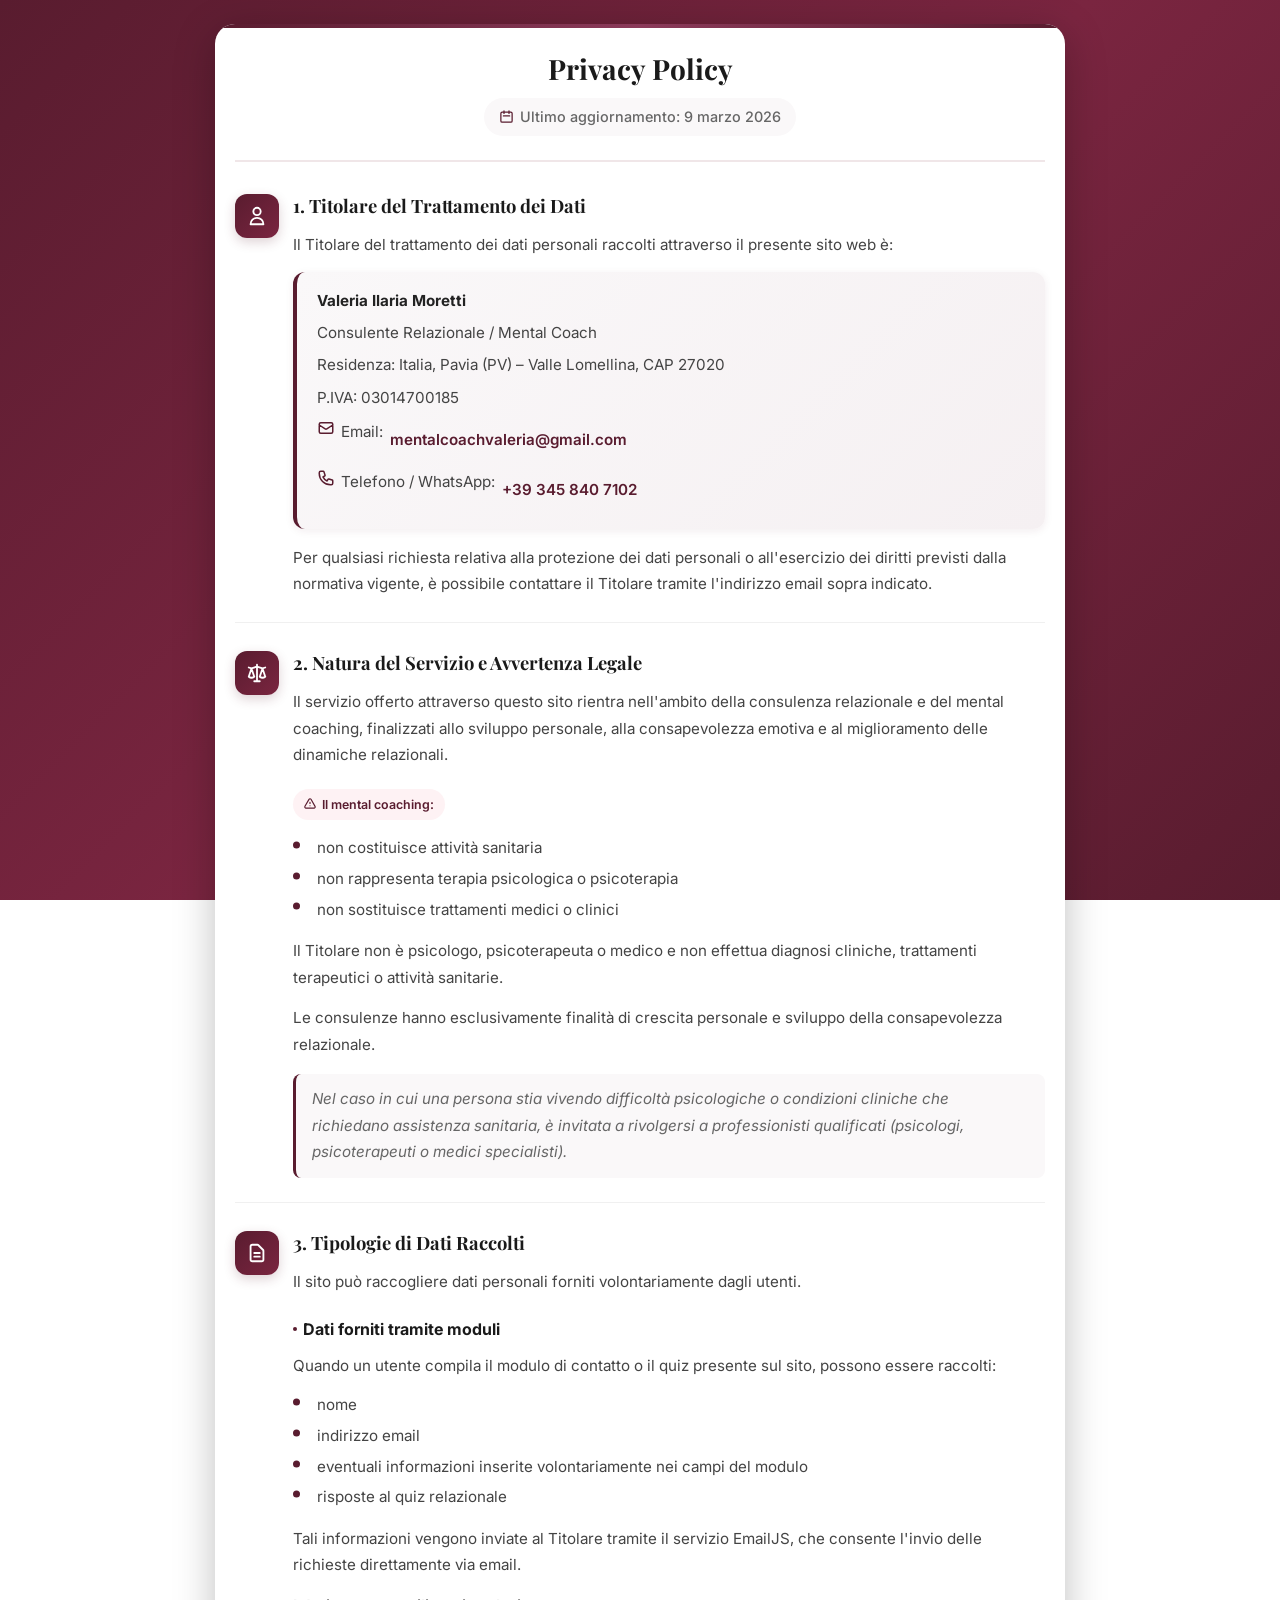
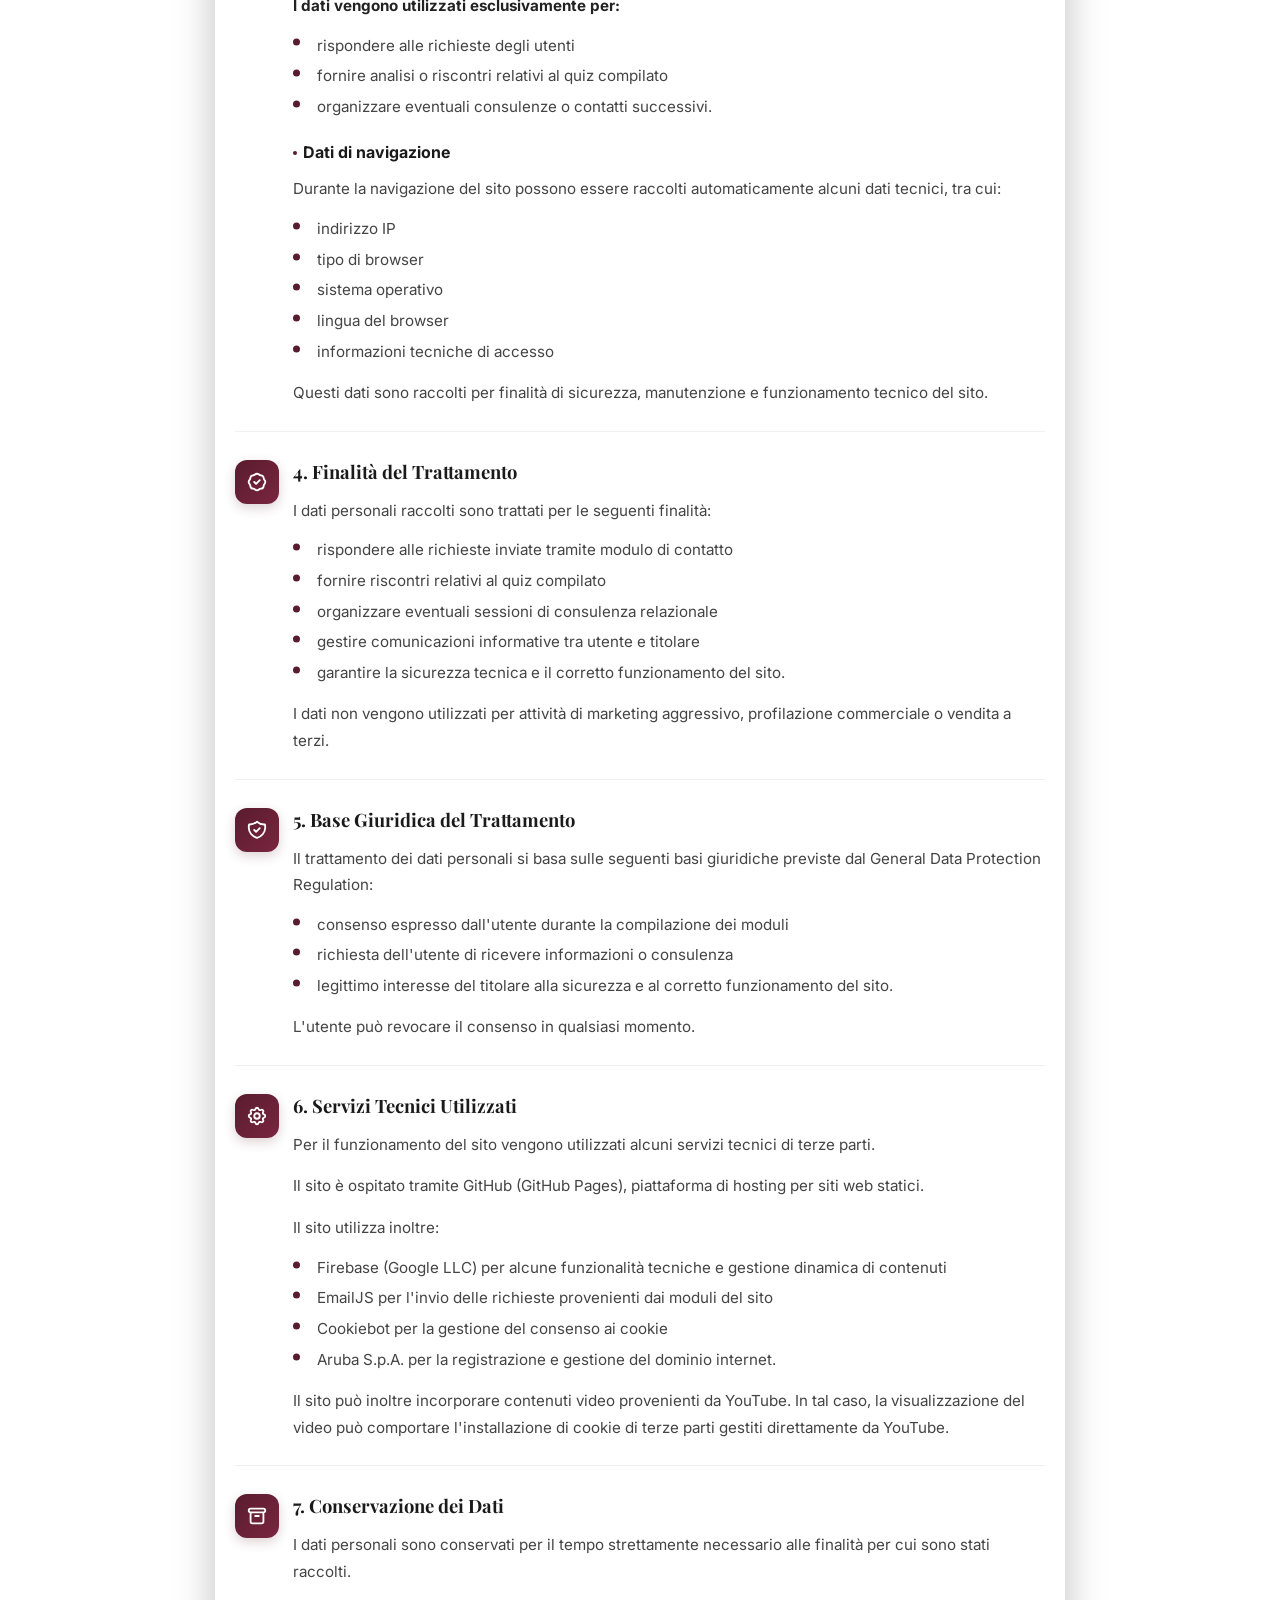
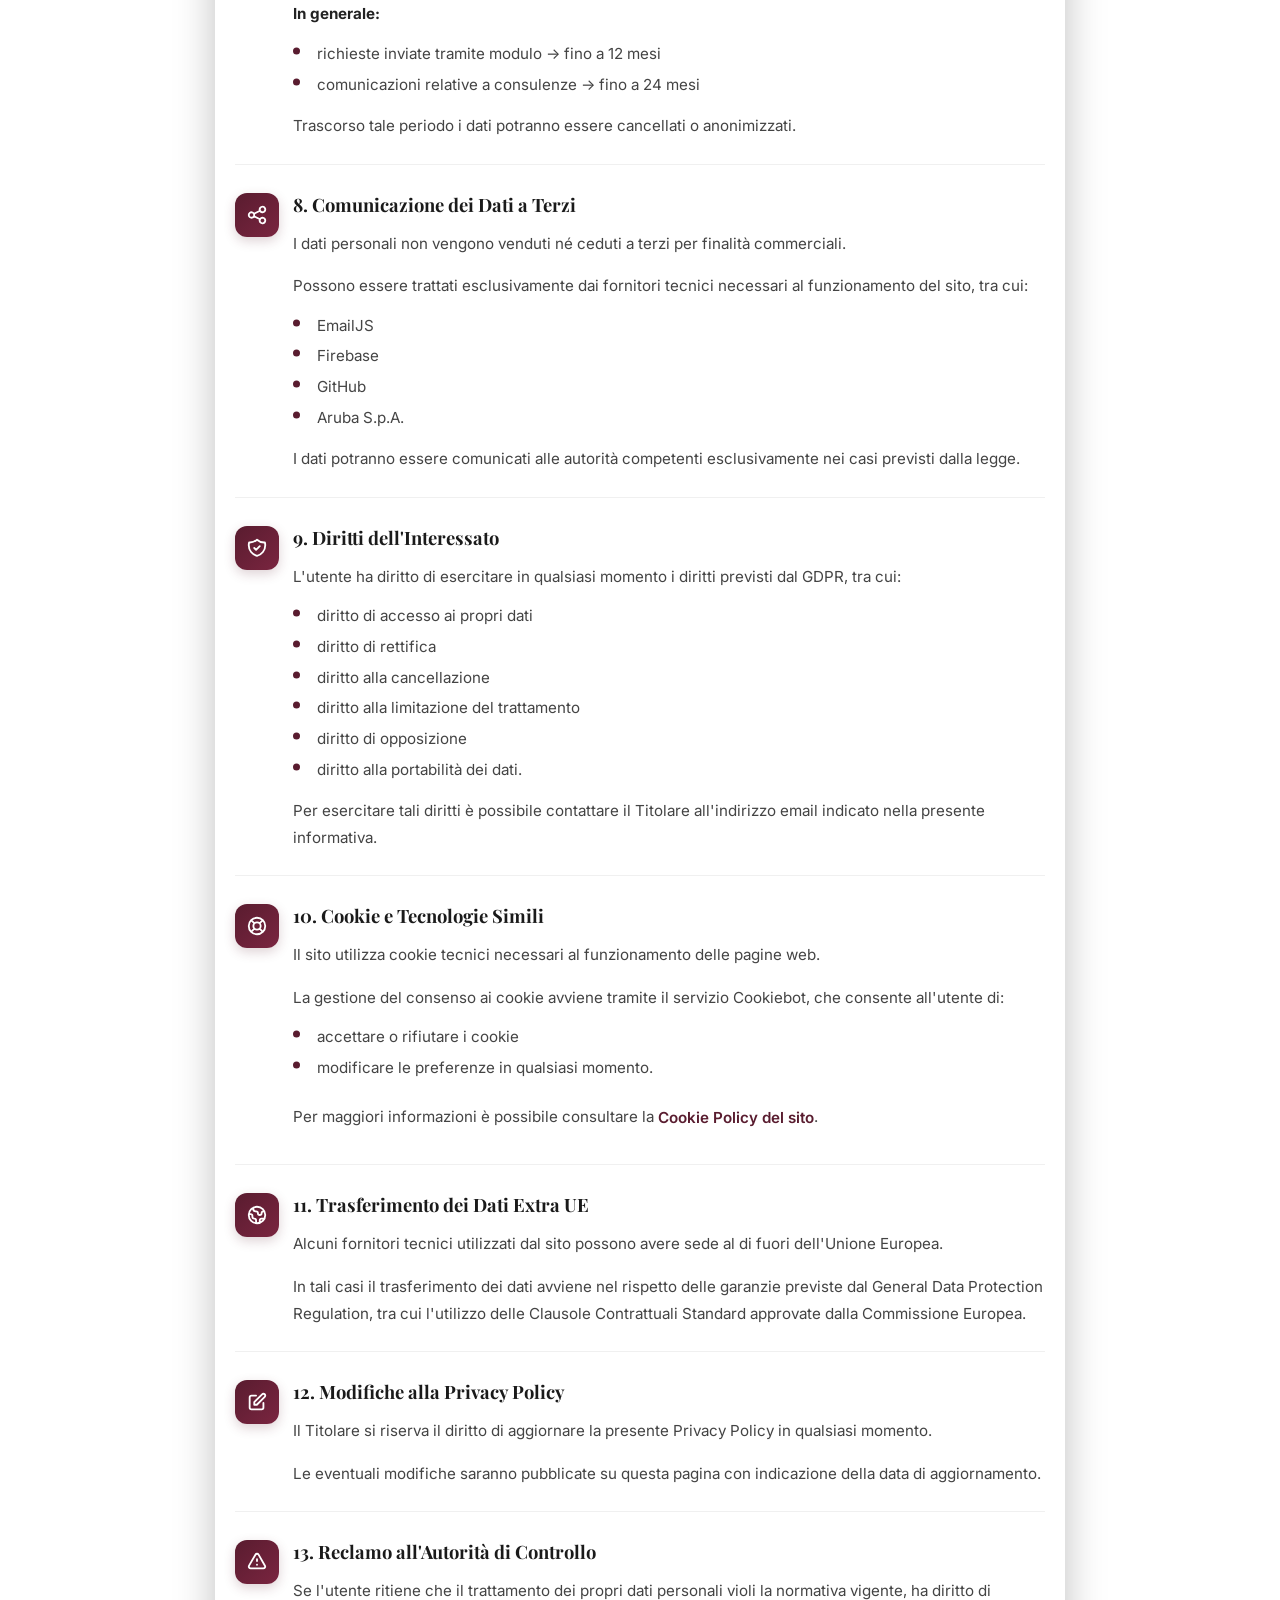
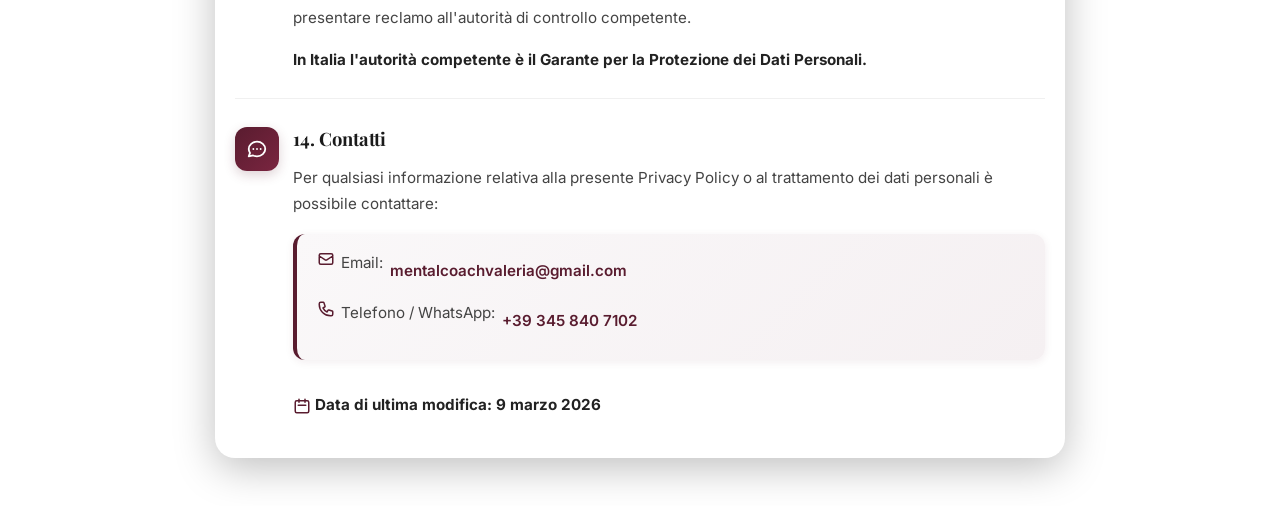
<file: privacy-policy.html>
<!DOCTYPE html>
<html lang="it">
<head>
  <meta charset="UTF-8" />
  <meta name="viewport" content="width=device-width, initial-scale=1.0, viewport-fit=cover" />
  <meta name="description" content="Privacy Policy - Valeria Moretti, Consulente Relazionale e Mental Coach"/>
  <meta name="theme-color" content="#591c2f" />
  <meta name="apple-mobile-web-app-capable" content="yes" />
  <meta name="apple-mobile-web-app-status-bar-style" content="black-translucent" />
  <title>Privacy Policy | Valeria Moretti</title>
  
  <link rel="preconnect" href="https://fonts.googleapis.com">
  <link rel="preconnect" href="https://fonts.gstatic.com" crossorigin>
  <link href="https://fonts.googleapis.com/css2?family=Inter:wght@400;500;600;700&family=Playfair+Display:wght@600;700&display=swap" rel="stylesheet">
  
  <style>
    /* ===== RESET & BASE ===== */
    *, *::before, *::after {
      box-sizing: border-box;
      margin: 0;
      padding: 0;
    }

    html {
      scroll-behavior: smooth;
      font-size: 16px;
      -webkit-text-size-adjust: 100%;
      -moz-text-size-adjust: 100%;
      text-size-adjust: 100%;
    }

    body {
      font-family: 'Inter', -apple-system, BlinkMacSystemFont, 'Segoe UI', Roboto, sans-serif;
      line-height: 1.7;
      color: #333;
      background: linear-gradient(135deg, #591c2f 0%, #7a2540 50%, #591c2f 100%);
      background-attachment: fixed;
      padding: 1.5rem 1rem 3rem;
      margin: 0;
      min-height: 100vh;
      min-height: 100dvh; /* Dynamic viewport height per mobile */
      word-wrap: break-word;
      overflow-wrap: break-word;
    }

    /* ===== CARD PRINCIPALE ===== */
    .legal-card {
      max-width: 850px;
      margin: 0 auto;
      background: #ffffff;
      border-radius: 20px;
      box-shadow: 0 10px 40px rgba(0, 0, 0, 0.25);
      padding: 1.75rem 1.25rem 2.5rem;
      animation: cardFadeIn 0.5s ease-out;
      position: relative;
      overflow: hidden;
    }

    .legal-card::before {
      content: '';
      position: absolute;
      top: 0;
      left: 0;
      right: 0;
      height: 4px;
      background: linear-gradient(90deg, #591c2f, #8b3a5a, #591c2f);
    }

    @keyframes cardFadeIn {
      from { opacity: 0; transform: translateY(15px) scale(0.99); }
      to { opacity: 1; transform: translateY(0) scale(1); }
    }

    /* ===== HEADER CARD ===== */
    .legal-header {
      margin-bottom: 2rem;
      padding-bottom: 1.5rem;
      border-bottom: 2px solid #f0e6e8;
      text-align: center;
    }

    .legal-title {
      font-family: 'Playfair Display', Georgia, serif;
      font-size: 1.75rem;
      font-weight: 700;
      color: #1a1a1a;
      margin-bottom: 0.75rem;
      line-height: 1.2;
      word-break: normal;
    }

    .last-update {
      font-weight: 500;
      color: #666;
      font-size: 0.9rem;
      display: inline-flex;
      align-items: center;
      justify-content: center;
      gap: 0.4rem;
      background: #faf8f9;
      padding: 0.4rem 0.9rem;
      border-radius: 20px;
      flex-wrap: wrap;
      text-align: center;
    }

    .last-update svg {
      width: 15px;
      height: 15px;
      color: #591c2f;
      flex-shrink: 0;
    }

    /* ===== SEZIONI ===== */
    .legal-section {
      margin-bottom: 1.75rem;
      padding-bottom: 1.5rem;
      border-bottom: 1px solid #f0f0f0;
      display: flex;
      gap: 0.875rem;
      align-items: flex-start;
      flex-wrap: wrap;
    }

    .legal-section:last-of-type {
      border-bottom: none;
      margin-bottom: 0;
      padding-bottom: 0;
    }

    /* ===== ICONE SEZIONI ===== */
    .section-icon {
      flex-shrink: 0;
      width: 44px;
      height: 44px;
      min-width: 44px; /* Touch target minimo */
      min-height: 44px;
      background: linear-gradient(135deg, #591c2f 0%, #7a2540 100%);
      border-radius: 12px;
      display: flex;
      align-items: center;
      justify-content: center;
      box-shadow: 0 4px 12px rgba(89, 28, 47, 0.2);
    }

    .section-icon svg {
      width: 22px;
      height: 22px;
      color: #ffffff;
    }

    .section-content {
      flex: 1;
      min-width: 0; /* Previene overflow con testo lungo */
    }

    .section-title {
      font-family: 'Playfair Display', Georgia, serif;
      font-size: 1.15rem;
      font-weight: 700;
      color: #1a1a1a;
      margin-bottom: 0.875rem;
      line-height: 1.3;
    }

    .subsection-title {
      font-size: 1rem;
      font-weight: 700;
      color: #1a1a1a;
      margin: 1.25rem 0 0.625rem;
      display: flex;
      align-items: center;
      gap: 0.4rem;
      flex-wrap: wrap;
    }

    .subsection-title::before {
      content: '';
      width: 4px;
      height: 4px;
      background: #591c2f;
      border-radius: 50%;
      flex-shrink: 0;
    }

    /* ===== TESTO E PARAGRAFI ===== */
    p {
      margin-bottom: 0.875rem;
      color: #444;
      font-size: 0.95rem;
      line-height: 1.75;
    }

    p:last-child { margin-bottom: 0; }

    .bold { font-weight: 700; color: #222; }
    
    .italic {
      font-style: italic;
      color: #666;
      background: #faf8f9;
      padding: 0.75rem 1rem;
      border-radius: 8px;
      border-left: 3px solid #591c2f;
      display: block;
    }

    /* ===== LISTE ===== */
    ul {
      list-style-type: none;
      padding-left: 0;
      margin: 0.625rem 0 0.875rem;
      color: #444;
    }

    li {
      margin-bottom: 0.4rem;
      padding-left: 1.5rem;
      position: relative;
      font-size: 0.95rem;
      line-height: 1.6;
    }

    li::before {
      content: '';
      position: absolute;
      left: 0;
      top: 0.55rem;
      width: 7px;
      height: 7px;
      background: #591c2f;
      border-radius: 50%;
      transform: translateY(-50%);
    }

    li:last-child { margin-bottom: 0; }

    /* ===== LINK ===== */
    a {
      color: #591c2f;
      text-decoration: none;
      border-bottom: 1px solid transparent;
      transition: all 0.2s ease;
      font-weight: 600;
      display: inline-flex;
      align-items: center;
      gap: 0.25rem;
      padding: 0.25rem 0;
      min-height: 44px; /* Touch target */
      align-items: center;
    }

    a:hover, a:focus {
      color: #3a121f;
      border-bottom-color: #591c2f;
      outline: none;
    }

    a:focus-visible {
      outline: 2px solid #591c2f;
      outline-offset: 2px;
      border-radius: 4px;
    }

    a svg {
      width: 16px;
      height: 16px;
      transition: transform 0.2s ease;
      flex-shrink: 0;
    }

    /* ===== CONTATTI CARD INTERNA ===== */
    .contact-card {
      background: linear-gradient(135deg, #faf8f9 0%, #f5f0f2 100%);
      border-left: 4px solid #591c2f;
      padding: 1rem 1.25rem;
      margin: 0.875rem 0;
      border-radius: 12px;
      box-shadow: 0 2px 8px rgba(89, 28, 47, 0.08);
    }

    .contact-card p {
      margin-bottom: 0.35rem;
      display: flex;
      align-items: flex-start;
      gap: 0.4rem;
      flex-wrap: wrap;
    }

    .contact-card p:last-child { margin-bottom: 0; }

    .contact-card a {
      word-break: break-all; /* Previene overflow email/telefono */
    }

    /* ===== BADGE ===== */
    .badge {
      display: inline-flex;
      align-items: center;
      gap: 0.3rem;
      background: #fef2f4;
      color: #591c2f;
      padding: 0.3rem 0.65rem;
      border-radius: 20px;
      font-size: 0.775rem;
      font-weight: 600;
      margin: 0.4rem 0;
      flex-wrap: wrap;
    }

    .badge svg {
      width: 14px;
      height: 14px;
      flex-shrink: 0;
    }

    /* ===== BACK TO TOP BUTTON (Mobile) ===== */
    .back-to-top {
      position: fixed;
      bottom: 1.25rem;
      right: 1.25rem;
      width: 48px;
      height: 48px;
      min-width: 48px;
      min-height: 48px;
      background: linear-gradient(135deg, #591c2f, #7a2540);
      color: white;
      border: none;
      border-radius: 50%;
      display: flex;
      align-items: center;
      justify-content: center;
      cursor: pointer;
      box-shadow: 0 4px 20px rgba(89, 28, 47, 0.35);
      opacity: 0;
      visibility: hidden;
      transform: translateY(10px);
      transition: all 0.3s ease;
      z-index: 100;
      padding: 0;
    }

    .back-to-top.visible {
      opacity: 1;
      visibility: visible;
      transform: translateY(0);
    }

    .back-to-top:hover,
    .back-to-top:focus {
      transform: translateY(-2px);
      box-shadow: 0 6px 25px rgba(89, 28, 47, 0.45);
      outline: none;
    }

    .back-to-top:focus-visible {
      outline: 3px solid #fff;
      outline-offset: 2px;
    }

    .back-to-top svg {
      width: 20px;
      height: 20px;
    }

    /* ===== RESPONSIVE: TABLET (481px - 768px) ===== */
    @media (min-width: 481px) and (max-width: 768px) {
      body {
        padding: 2rem 1.5rem 4rem;
      }

      .legal-card {
        padding: 2.25rem 1.75rem 3rem;
        border-radius: 24px;
        box-shadow: 0 20px 60px rgba(0, 0, 0, 0.3);
      }

      .legal-title { font-size: 2rem; }
      .section-title { font-size: 1.25rem; }
      .section-icon { width: 48px; height: 48px; border-radius: 14px; }
      .section-icon svg { width: 24px; height: 24px; }
    }

    /* ===== RESPONSIVE: MOBILE PORTRAIT (≤480px) ===== */
    @media (max-width: 480px) {
      body {
        padding: 1rem 0.875rem 2.5rem;
      }

      .legal-card {
        padding: 1.5rem 1rem 2.25rem;
        border-radius: 18px;
        box-shadow: 0 8px 30px rgba(0, 0, 0, 0.2);
      }

      .legal-title {
        font-size: 1.5rem;
        line-height: 1.25;
      }

      .last-update {
        font-size: 0.85rem;
        padding: 0.35rem 0.75rem;
      }

      .section-title {
        font-size: 1.1rem;
      }

      .section-icon {
        width: 42px;
        height: 42px;
        min-width: 42px;
        min-height: 42px;
        border-radius: 10px;
      }

      .section-icon svg {
        width: 20px;
        height: 20px;
      }

      /* Layout verticale per sezioni su mobile */
      .legal-section {
        flex-direction: column;
        gap: 0.625rem;
      }

      .section-icon {
        margin-bottom: 0.25rem;
      }

      .contact-card {
        padding: 0.875rem 1rem;
      }

      .contact-card p {
        font-size: 0.9rem;
      }

      /* Link più grandi per tap facile */
      a {
        padding: 0.4rem 0;
        min-height: 48px;
      }

      /* Badge più compatto */
      .badge {
        font-size: 0.75rem;
        padding: 0.25rem 0.6rem;
      }
    }

    /* ===== RESPONSIVE: VERY SMALL DEVICES (≤360px) ===== */
    @media (max-width: 360px) {
      body {
        padding: 0.875rem 0.75rem 2rem;
        font-size: 15px;
      }

      .legal-card {
        padding: 1.25rem 0.875rem 2rem;
        border-radius: 16px;
      }

      .legal-title { font-size: 1.4rem; }
      .section-title { font-size: 1.05rem; }
      
      p, li {
        font-size: 0.925rem;
        line-height: 1.7;
      }

      .contact-card p {
        font-size: 0.875rem;
      }

      .back-to-top {
        width: 44px;
        height: 44px;
        bottom: 1rem;
        right: 1rem;
      }
    }

    /* ===== LANDSCAPE MOBILE (altezza ridotta) ===== */
    @media (max-height: 500px) and (orientation: landscape) {
      body {
        padding: 0.75rem 1rem;
      }
      
      .legal-card {
        padding: 1.25rem 1rem 1.5rem;
        max-height: 95vh;
        overflow-y: auto;
        -webkit-overflow-scrolling: touch;
      }
      
      .back-to-top {
        display: none; /* Nascondi in landscape per risparmiare spazio */
      }
    }

    /* ===== PRINT ===== */
    @media print {
      body {
        font-size: 12pt;
        color: #000;
        background: #fff;
        padding: 0;
        min-height: auto;
      }
      .legal-card {
        box-shadow: none;
        border-radius: 0;
        padding: 0;
        max-width: 100%;
      }
      .legal-card::before { display: none; }
      .section-icon { display: none; }
      a { color: #000; text-decoration: underline; border-bottom: none; }
      .legal-section { break-inside: avoid; page-break-inside: avoid; }
      .back-to-top { display: none !important; }
    }

    /* ===== ACCESSIBILITÀ ===== */
    @media (prefers-reduced-motion: reduce) {
      html { scroll-behavior: auto; }
      .legal-card { animation: none; }
      a, a svg, .back-to-top { transition: none !important; }
    }

    @media (prefers-contrast: high) {
      body { background: #fff; }
      .legal-card { border: 2px solid #000; }
      a { text-decoration: underline; }
    }

    /* ===== UTILITIES ===== */
    .mt-2 { margin-top: 0.5rem; }
    .mt-4 { margin-top: 1rem; }
    .mt-6 { margin-top: 1.5rem; }
    .mt-8 { margin-top: 2rem; }
    .mb-4 { margin-bottom: 1rem; }
    .space-y-1 > * + * { margin-top: 0.25rem; }

    /* Prevent horizontal scroll da elementi lunghi */
    img, video, iframe, pre, code {
      max-width: 100%;
      height: auto;
    }
  </style>
</head>
<body>

  <main class="legal-card" role="main">
    
    <header class="legal-header">
      <h1 class="legal-title">Privacy Policy</h1>
      <p class="last-update">
        <svg xmlns="http://www.w3.org/2000/svg" fill="none" viewBox="0 0 24 24" stroke="currentColor" stroke-width="2" aria-hidden="true">
          <path stroke-linecap="round" stroke-linejoin="round" d="M8 7V3m8 4V3m-9 8h10M5 21h14a2 2 0 002-2V7a2 2 0 00-2-2H5a2 2 0 00-2 2v12a2 2 0 002 2z" />
        </svg>
        <span>Ultimo aggiornamento: 9 marzo 2026</span>
      </p>
    </header>

    <!-- Sezione 1 -->
    <section class="legal-section" aria-labelledby="section-1">
      <div class="section-icon" aria-hidden="true">
        <svg xmlns="http://www.w3.org/2000/svg" fill="none" viewBox="0 0 24 24" stroke="currentColor" stroke-width="2">
          <path stroke-linecap="round" stroke-linejoin="round" d="M16 7a4 4 0 11-8 0 4 4 0 018 0zM12 14a7 7 0 00-7 7h14a7 7 0 00-7-7z" />
        </svg>
      </div>
      <div class="section-content">
        <h2 id="section-1" class="section-title">1. Titolare del Trattamento dei Dati</h2>
        <p>Il Titolare del trattamento dei dati personali raccolti attraverso il presente sito web è:</p>
        
        <div class="contact-card">
          <p><span class="bold">Valeria Ilaria Moretti</span></p>
          <p>Consulente Relazionale / Mental Coach</p>
          <p>Residenza: Italia, Pavia (PV) – Valle Lomellina, CAP 27020</p>
          <p>P.IVA: 03014700185</p>
          <p class="mt-2">
            <svg xmlns="http://www.w3.org/2000/svg" fill="none" viewBox="0 0 24 24" stroke="currentColor" stroke-width="2" style="width:18px;height:18px;color:#591c2f;" aria-hidden="true">
              <path stroke-linecap="round" stroke-linejoin="round" d="M3 8l7.89 5.26a2 2 0 002.22 0L21 8M5 19h14a2 2 0 002-2V7a2 2 0 00-2-2H5a2 2 0 00-2 2v10a2 2 0 002 2z" />
            </svg>
            Email: <a href="mailto:mentalcoachvaleria@gmail.com">mentalcoachvaleria@gmail.com</a>
          </p>
          <p>
            <svg xmlns="http://www.w3.org/2000/svg" fill="none" viewBox="0 0 24 24" stroke="currentColor" stroke-width="2" style="width:18px;height:18px;color:#591c2f;" aria-hidden="true">
              <path stroke-linecap="round" stroke-linejoin="round" d="M3 5a2 2 0 012-2h3.28a1 1 0 01.948.684l1.498 4.493a1 1 0 01-.502 1.21l-2.257 1.13a11.042 11.042 0 005.516 5.516l1.13-2.257a1 1 0 011.21-.502l4.493 1.498a1 1 0 01.684.949V19a2 2 0 01-2 2h-1C9.716 21 3 14.284 3 6V5z" />
            </svg>
            Telefono / WhatsApp: <a href="tel:+393458407102">+39 345 840 7102</a>
          </p>
        </div>
        
        <p class="mt-4">Per qualsiasi richiesta relativa alla protezione dei dati personali o all'esercizio dei diritti previsti dalla normativa vigente, è possibile contattare il Titolare tramite l'indirizzo email sopra indicato.</p>
      </div>
    </section>

    <!-- Sezione 2 -->
    <section class="legal-section" aria-labelledby="section-2">
      <div class="section-icon" aria-hidden="true">
        <svg xmlns="http://www.w3.org/2000/svg" fill="none" viewBox="0 0 24 24" stroke="currentColor" stroke-width="2">
          <path stroke-linecap="round" stroke-linejoin="round" d="M3 6l3 1m0 0l-3 9a5.002 5.002 0 006.001 0M6 7l3 9M6 7l6-2m6 2l3-1m-3 1l-3 9a5.002 5.002 0 006.001 0M18 7l3 9m-3-9l-6-2m0-2v2m0 16V5m0 16H9m3 0h3" />
        </svg>
      </div>
      <div class="section-content">
        <h2 id="section-2" class="section-title">2. Natura del Servizio e Avvertenza Legale</h2>
        <p>Il servizio offerto attraverso questo sito rientra nell'ambito della consulenza relazionale e del mental coaching, finalizzati allo sviluppo personale, alla consapevolezza emotiva e al miglioramento delle dinamiche relazionali.</p>
        
        <div class="badge">
          <svg xmlns="http://www.w3.org/2000/svg" fill="none" viewBox="0 0 24 24" stroke="currentColor" stroke-width="2" aria-hidden="true">
            <path stroke-linecap="round" stroke-linejoin="round" d="M12 9v2m0 4h.01m-6.938 4h13.856c1.54 0 2.502-1.667 1.732-3L13.732 4c-.77-1.333-2.694-1.333-3.464 0L3.34 16c-.77 1.333.192 3 1.732 3z" />
          </svg>
          <span>Il mental coaching:</span>
        </div>
        <ul>
          <li>non costituisce attività sanitaria</li>
          <li>non rappresenta terapia psicologica o psicoterapia</li>
          <li>non sostituisce trattamenti medici o clinici</li>
        </ul>
        
        <p class="mt-4">Il Titolare non è psicologo, psicoterapeuta o medico e non effettua diagnosi cliniche, trattamenti terapeutici o attività sanitarie.</p>
        <p>Le consulenze hanno esclusivamente finalità di crescita personale e sviluppo della consapevolezza relazionale.</p>
        <p class="italic mt-4">Nel caso in cui una persona stia vivendo difficoltà psicologiche o condizioni cliniche che richiedano assistenza sanitaria, è invitata a rivolgersi a professionisti qualificati (psicologi, psicoterapeuti o medici specialisti).</p>
      </div>
    </section>

    <!-- Sezione 3 -->
    <section class="legal-section" aria-labelledby="section-3">
      <div class="section-icon" aria-hidden="true">
        <svg xmlns="http://www.w3.org/2000/svg" fill="none" viewBox="0 0 24 24" stroke="currentColor" stroke-width="2">
          <path stroke-linecap="round" stroke-linejoin="round" d="M9 12h6m-6 4h6m2 5H7a2 2 0 01-2-2V5a2 2 0 012-2h5.586a1 1 0 01.707.293l5.414 5.414a1 1 0 01.293.707V19a2 2 0 01-2 2z" />
        </svg>
      </div>
      <div class="section-content">
        <h2 id="section-3" class="section-title">3. Tipologie di Dati Raccolti</h2>
        <p>Il sito può raccogliere dati personali forniti volontariamente dagli utenti.</p>
        
        <h3 class="subsection-title">Dati forniti tramite moduli</h3>
        <p>Quando un utente compila il modulo di contatto o il quiz presente sul sito, possono essere raccolti:</p>
        <ul>
          <li>nome</li>
          <li>indirizzo email</li>
          <li>eventuali informazioni inserite volontariamente nei campi del modulo</li>
          <li>risposte al quiz relazionale</li>
        </ul>
        
        <p class="mt-4">Tali informazioni vengono inviate al Titolare tramite il servizio EmailJS, che consente l'invio delle richieste direttamente via email.</p>
        
        <p class="bold mt-2">I dati vengono utilizzati esclusivamente per:</p>
        <ul>
          <li>rispondere alle richieste degli utenti</li>
          <li>fornire analisi o riscontri relativi al quiz compilato</li>
          <li>organizzare eventuali consulenze o contatti successivi.</li>
        </ul>
        
        <h3 class="subsection-title">Dati di navigazione</h3>
        <p>Durante la navigazione del sito possono essere raccolti automaticamente alcuni dati tecnici, tra cui:</p>
        <ul>
          <li>indirizzo IP</li>
          <li>tipo di browser</li>
          <li>sistema operativo</li>
          <li>lingua del browser</li>
          <li>informazioni tecniche di accesso</li>
        </ul>
        <p class="mt-4">Questi dati sono raccolti per finalità di sicurezza, manutenzione e funzionamento tecnico del sito.</p>
      </div>
    </section>

    <!-- Sezione 4 -->
    <section class="legal-section" aria-labelledby="section-4">
      <div class="section-icon" aria-hidden="true">
        <svg xmlns="http://www.w3.org/2000/svg" fill="none" viewBox="0 0 24 24" stroke="currentColor" stroke-width="2">
          <path stroke-linecap="round" stroke-linejoin="round" d="M9 12l2 2 4-4M7.835 4.697a3.42 3.42 0 001.946-.806 3.42 3.42 0 014.438 0 3.42 3.42 0 001.946.806 3.42 3.42 0 013.138 3.138 3.42 3.42 0 00.806 1.946 3.42 3.42 0 010 4.438 3.42 3.42 0 00-.806 1.946 3.42 3.42 0 01-3.138 3.138 3.42 3.42 0 00-1.946.806 3.42 3.42 0 01-4.438 0 3.42 3.42 0 00-1.946-.806 3.42 3.42 0 01-3.138-3.138 3.42 3.42 0 00-.806-1.946 3.42 3.42 0 010-4.438 3.42 3.42 0 00.806-1.946 3.42 3.42 0 013.138-3.138z" />
        </svg>
      </div>
      <div class="section-content">
        <h2 id="section-4" class="section-title">4. Finalità del Trattamento</h2>
        <p>I dati personali raccolti sono trattati per le seguenti finalità:</p>
        <ul>
          <li>rispondere alle richieste inviate tramite modulo di contatto</li>
          <li>fornire riscontri relativi al quiz compilato</li>
          <li>organizzare eventuali sessioni di consulenza relazionale</li>
          <li>gestire comunicazioni informative tra utente e titolare</li>
          <li>garantire la sicurezza tecnica e il corretto funzionamento del sito.</li>
        </ul>
        <p class="mt-4">I dati non vengono utilizzati per attività di marketing aggressivo, profilazione commerciale o vendita a terzi.</p>
      </div>
    </section>

    <!-- Sezione 5 -->
    <section class="legal-section" aria-labelledby="section-5">
      <div class="section-icon" aria-hidden="true">
        <svg xmlns="http://www.w3.org/2000/svg" fill="none" viewBox="0 0 24 24" stroke="currentColor" stroke-width="2">
          <path stroke-linecap="round" stroke-linejoin="round" d="M9 12l2 2 4-4m5.618-4.016A11.955 11.955 0 0112 2.944a11.955 11.955 0 01-8.618 3.04A12.02 12.02 0 003 9c0 5.591 3.824 10.29 9 11.622 5.176-1.332 9-6.03 9-11.622 0-1.042-.133-2.052-.382-3.016z" />
        </svg>
      </div>
      <div class="section-content">
        <h2 id="section-5" class="section-title">5. Base Giuridica del Trattamento</h2>
        <p>Il trattamento dei dati personali si basa sulle seguenti basi giuridiche previste dal General Data Protection Regulation:</p>
        <ul>
          <li>consenso espresso dall'utente durante la compilazione dei moduli</li>
          <li>richiesta dell'utente di ricevere informazioni o consulenza</li>
          <li>legittimo interesse del titolare alla sicurezza e al corretto funzionamento del sito.</li>
        </ul>
        <p class="mt-4">L'utente può revocare il consenso in qualsiasi momento.</p>
      </div>
    </section>

    <!-- Sezione 6 -->
    <section class="legal-section" aria-labelledby="section-6">
      <div class="section-icon" aria-hidden="true">
        <svg xmlns="http://www.w3.org/2000/svg" fill="none" viewBox="0 0 24 24" stroke="currentColor" stroke-width="2">
          <path stroke-linecap="round" stroke-linejoin="round" d="M10.325 4.317c.426-1.756 2.924-1.756 3.35 0a1.724 1.724 0 002.573 1.066c1.543-.94 3.31.826 2.37 2.37a1.724 1.724 0 001.065 2.572c1.756.426 1.756 2.924 0 3.35a1.724 1.724 0 00-1.066 2.573c.94 1.543-.826 3.31-2.37 2.37a1.724 1.724 0 00-2.572 1.065c-.426 1.756-2.924 1.756-3.35 0a1.724 1.724 0 00-2.573-1.066c-1.543.94-3.31-.826-2.37-2.37a1.724 1.724 0 00-1.065-2.572c-1.756-.426-1.756-2.924 0-3.35a1.724 1.724 0 001.066-2.573c-.94-1.543.826-3.31 2.37-2.37.996.608 2.296.07 2.572-1.065z" />
          <path stroke-linecap="round" stroke-linejoin="round" d="M15 12a3 3 0 11-6 0 3 3 0 016 0z" />
        </svg>
      </div>
      <div class="section-content">
        <h2 id="section-6" class="section-title">6. Servizi Tecnici Utilizzati</h2>
        <p>Per il funzionamento del sito vengono utilizzati alcuni servizi tecnici di terze parti.</p>
        <p>Il sito è ospitato tramite GitHub (GitHub Pages), piattaforma di hosting per siti web statici.</p>
        
        <p class="mt-4">Il sito utilizza inoltre:</p>
        <ul>
          <li>Firebase (Google LLC) per alcune funzionalità tecniche e gestione dinamica di contenuti</li>
          <li>EmailJS per l'invio delle richieste provenienti dai moduli del sito</li>
          <li>Cookiebot per la gestione del consenso ai cookie</li>
          <li>Aruba S.p.A. per la registrazione e gestione del dominio internet.</li>
        </ul>
        
        <p class="mt-4">Il sito può inoltre incorporare contenuti video provenienti da YouTube. In tal caso, la visualizzazione del video può comportare l'installazione di cookie di terze parti gestiti direttamente da YouTube.</p>
      </div>
    </section>

    <!-- Sezione 7 -->
    <section class="legal-section" aria-labelledby="section-7">
      <div class="section-icon" aria-hidden="true">
        <svg xmlns="http://www.w3.org/2000/svg" fill="none" viewBox="0 0 24 24" stroke="currentColor" stroke-width="2">
          <path stroke-linecap="round" stroke-linejoin="round" d="M5 8h14M5 8a2 2 0 110-4h14a2 2 0 110 4M5 8v10a2 2 0 002 2h10a2 2 0 002-2V8m-9 4h4" />
        </svg>
      </div>
      <div class="section-content">
        <h2 id="section-7" class="section-title">7. Conservazione dei Dati</h2>
        <p>I dati personali sono conservati per il tempo strettamente necessario alle finalità per cui sono stati raccolti.</p>
        
        <p class="bold mt-4">In generale:</p>
        <ul>
          <li>richieste inviate tramite modulo → fino a 12 mesi</li>
          <li>comunicazioni relative a consulenze → fino a 24 mesi</li>
        </ul>
        
        <p class="mt-4">Trascorso tale periodo i dati potranno essere cancellati o anonimizzati.</p>
      </div>
    </section>

    <!-- Sezione 8 -->
    <section class="legal-section" aria-labelledby="section-8">
      <div class="section-icon" aria-hidden="true">
        <svg xmlns="http://www.w3.org/2000/svg" fill="none" viewBox="0 0 24 24" stroke="currentColor" stroke-width="2">
          <path stroke-linecap="round" stroke-linejoin="round" d="M8.684 13.342C8.886 12.938 9 12.482 9 12c0-.482-.114-.938-.316-1.342m0 2.684a3 3 0 110-2.684m0 2.684l6.632 3.316m-6.632-6l6.632-3.316m0 0a3 3 0 105.367-2.684 3 3 0 00-5.367 2.684zm0 9.316a3 3 0 105.368 2.684 3 3 0 00-5.368-2.684z" />
        </svg>
      </div>
      <div class="section-content">
        <h2 id="section-8" class="section-title">8. Comunicazione dei Dati a Terzi</h2>
        <p>I dati personali non vengono venduti né ceduti a terzi per finalità commerciali.</p>
        
        <p class="mt-4">Possono essere trattati esclusivamente dai fornitori tecnici necessari al funzionamento del sito, tra cui:</p>
        <ul>
          <li>EmailJS</li>
          <li>Firebase</li>
          <li>GitHub</li>
          <li>Aruba S.p.A.</li>
        </ul>
        
        <p class="mt-4">I dati potranno essere comunicati alle autorità competenti esclusivamente nei casi previsti dalla legge.</p>
      </div>
    </section>

    <!-- Sezione 9 -->
    <section class="legal-section" aria-labelledby="section-9">
      <div class="section-icon" aria-hidden="true">
        <svg xmlns="http://www.w3.org/2000/svg" fill="none" viewBox="0 0 24 24" stroke="currentColor" stroke-width="2">
          <path stroke-linecap="round" stroke-linejoin="round" d="M9 12l2 2 4-4m5.618-4.016A11.955 11.955 0 0112 2.944a11.955 11.955 0 01-8.618 3.04A12.02 12.02 0 003 9c0 5.591 3.824 10.29 9 11.622 5.176-1.332 9-6.03 9-11.622 0-1.042-.133-2.052-.382-3.016z" />
        </svg>
      </div>
      <div class="section-content">
        <h2 id="section-9" class="section-title">9. Diritti dell'Interessato</h2>
        <p>L'utente ha diritto di esercitare in qualsiasi momento i diritti previsti dal GDPR, tra cui:</p>
        <ul>
          <li>diritto di accesso ai propri dati</li>
          <li>diritto di rettifica</li>
          <li>diritto alla cancellazione</li>
          <li>diritto alla limitazione del trattamento</li>
          <li>diritto di opposizione</li>
          <li>diritto alla portabilità dei dati.</li>
        </ul>
        <p class="mt-4">Per esercitare tali diritti è possibile contattare il Titolare all'indirizzo email indicato nella presente informativa.</p>
      </div>
    </section>

    <!-- Sezione 10 -->
    <section class="legal-section" aria-labelledby="section-10">
      <div class="section-icon" aria-hidden="true">
        <svg xmlns="http://www.w3.org/2000/svg" fill="none" viewBox="0 0 24 24" stroke="currentColor" stroke-width="2">
          <path stroke-linecap="round" stroke-linejoin="round" d="M18.364 5.636l-3.536 3.536m0 5.656l3.536 3.536M9.172 9.172L5.636 5.636m3.536 9.192l-3.536 3.536M21 12a9 9 0 11-18 0 9 9 0 0118 0zm-5 0a4 4 0 11-8 0 4 4 0 018 0z" />
        </svg>
      </div>
      <div class="section-content">
        <h2 id="section-10" class="section-title">10. Cookie e Tecnologie Simili</h2>
        <p>Il sito utilizza cookie tecnici necessari al funzionamento delle pagine web.</p>
        
        <p class="mt-4">La gestione del consenso ai cookie avviene tramite il servizio Cookiebot, che consente all'utente di:</p>
        <ul>
          <li>accettare o rifiutare i cookie</li>
          <li>modificare le preferenze in qualsiasi momento.</li>
        </ul>
        
        <p class="mt-4">Per maggiori informazioni è possibile consultare la <a href="/cookie-policy" target="_blank" rel="noopener noreferrer">Cookie Policy del sito</a>.</p>
      </div>
    </section>

    <!-- Sezione 11 -->
    <section class="legal-section" aria-labelledby="section-11">
      <div class="section-icon" aria-hidden="true">
        <svg xmlns="http://www.w3.org/2000/svg" fill="none" viewBox="0 0 24 24" stroke="currentColor" stroke-width="2">
          <path stroke-linecap="round" stroke-linejoin="round" d="M3.055 11H5a2 2 0 012 2v1a2 2 0 002 2 2 2 0 012 2v2.945M8 3.935V5.5A2.5 2.5 0 0010.5 8h.5a2 2 0 012 2 2 2 0 104 0 2 2 0 012-2h1.064M15 20.488V18a2 2 0 012-2h3.064M21 12a9 9 0 11-18 0 9 9 0 0118 0z" />
        </svg>
      </div>
      <div class="section-content">
        <h2 id="section-11" class="section-title">11. Trasferimento dei Dati Extra UE</h2>
        <p>Alcuni fornitori tecnici utilizzati dal sito possono avere sede al di fuori dell'Unione Europea.</p>
        <p class="mt-4">In tali casi il trasferimento dei dati avviene nel rispetto delle garanzie previste dal General Data Protection Regulation, tra cui l'utilizzo delle Clausole Contrattuali Standard approvate dalla Commissione Europea.</p>
      </div>
    </section>

    <!-- Sezione 12 -->
    <section class="legal-section" aria-labelledby="section-12">
      <div class="section-icon" aria-hidden="true">
        <svg xmlns="http://www.w3.org/2000/svg" fill="none" viewBox="0 0 24 24" stroke="currentColor" stroke-width="2">
          <path stroke-linecap="round" stroke-linejoin="round" d="M11 5H6a2 2 0 00-2 2v11a2 2 0 002 2h11a2 2 0 002-2v-5m-1.414-9.414a2 2 0 112.828 2.828L11.828 15H9v-2.828l8.586-8.586z" />
        </svg>
      </div>
      <div class="section-content">
        <h2 id="section-12" class="section-title">12. Modifiche alla Privacy Policy</h2>
        <p>Il Titolare si riserva il diritto di aggiornare la presente Privacy Policy in qualsiasi momento.</p>
        <p class="mt-4">Le eventuali modifiche saranno pubblicate su questa pagina con indicazione della data di aggiornamento.</p>
      </div>
    </section>

    <!-- Sezione 13 -->
    <section class="legal-section" aria-labelledby="section-13">
      <div class="section-icon" aria-hidden="true">
        <svg xmlns="http://www.w3.org/2000/svg" fill="none" viewBox="0 0 24 24" stroke="currentColor" stroke-width="2">
          <path stroke-linecap="round" stroke-linejoin="round" d="M12 9v2m0 4h.01m-6.938 4h13.856c1.54 0 2.502-1.667 1.732-3L13.732 4c-.77-1.333-2.694-1.333-3.464 0L3.34 16c-.77 1.333.192 3 1.732 3z" />
        </svg>
      </div>
      <div class="section-content">
        <h2 id="section-13" class="section-title">13. Reclamo all'Autorità di Controllo</h2>
        <p>Se l'utente ritiene che il trattamento dei propri dati personali violi la normativa vigente, ha diritto di presentare reclamo all'autorità di controllo competente.</p>
        <p class="mt-4 bold">In Italia l'autorità competente è il Garante per la Protezione dei Dati Personali.</p>
      </div>
    </section>

    <!-- Sezione 14 -->
    <section class="legal-section" aria-labelledby="section-14">
      <div class="section-icon" aria-hidden="true">
        <svg xmlns="http://www.w3.org/2000/svg" fill="none" viewBox="0 0 24 24" stroke="currentColor" stroke-width="2">
          <path stroke-linecap="round" stroke-linejoin="round" d="M8 12h.01M12 12h.01M16 12h.01M21 12c0 4.418-4.03 8-9 8a9.863 9.863 0 01-4.255-.949L3 20l1.395-3.72C3.512 15.042 3 13.574 3 12c0-4.418 4.03-8 9-8s9 3.582 9 8z" />
        </svg>
      </div>
      <div class="section-content">
        <h2 id="section-14" class="section-title">14. Contatti</h2>
        <p>Per qualsiasi informazione relativa alla presente Privacy Policy o al trattamento dei dati personali è possibile contattare:</p>
        
        <div class="contact-card mt-4">
          <p>
            <svg xmlns="http://www.w3.org/2000/svg" fill="none" viewBox="0 0 24 24" stroke="currentColor" stroke-width="2" style="width:18px;height:18px;color:#591c2f;" aria-hidden="true">
              <path stroke-linecap="round" stroke-linejoin="round" d="M3 8l7.89 5.26a2 2 0 002.22 0L21 8M5 19h14a2 2 0 002-2V7a2 2 0 00-2-2H5a2 2 0 00-2 2v10a2 2 0 002 2z" />
            </svg>
            Email: <a href="mailto:mentalcoachvaleria@gmail.com">mentalcoachvaleria@gmail.com</a>
          </p>
          <p>
            <svg xmlns="http://www.w3.org/2000/svg" fill="none" viewBox="0 0 24 24" stroke="currentColor" stroke-width="2" style="width:18px;height:18px;color:#591c2f;" aria-hidden="true">
              <path stroke-linecap="round" stroke-linejoin="round" d="M3 5a2 2 0 012-2h3.28a1 1 0 01.948.684l1.498 4.493a1 1 0 01-.502 1.21l-2.257 1.13a11.042 11.042 0 005.516 5.516l1.13-2.257a1 1 0 011.21-.502l4.493 1.498a1 1 0 01.684.949V19a2 2 0 01-2 2h-1C9.716 21 3 14.284 3 6V5z" />
            </svg>
            Telefono / WhatsApp: <a href="tel:+393458407102">+39 345 840 7102</a>
          </p>
        </div>
        
        <p class="mt-8 bold">
          <svg xmlns="http://www.w3.org/2000/svg" fill="none" viewBox="0 0 24 24" stroke="currentColor" stroke-width="2" style="width:18px;height:18px;color:#591c2f;vertical-align:middle;" aria-hidden="true">
            <path stroke-linecap="round" stroke-linejoin="round" d="M8 7V3m8 4V3m-9 8h10M5 21h14a2 2 0 002-2V7a2 2 0 00-2-2H5a2 2 0 00-2 2v12a2 2 0 002 2z" />
          </svg>
          Data di ultima modifica: 9 marzo 2026
        </p>
      </div>
    </section>

  </main>

  <!-- Pulsante Back to Top (visibile solo su mobile dopo scroll) -->
  <button class="back-to-top" id="backToTop" aria-label="Torna all'inizio della pagina">
    <svg xmlns="http://www.w3.org/2000/svg" fill="none" viewBox="0 0 24 24" stroke="currentColor" stroke-width="2" aria-hidden="true">
      <path stroke-linecap="round" stroke-linejoin="round" d="M5 10l7-7m0 0l7 7m-7-7v18" />
    </svg>
  </button>

  <script>
    // ===== BACK TO TOP BUTTON =====
    document.addEventListener('DOMContentLoaded', function() {
      const backToTop = document.getElementById('backToTop');
      
      if (backToTop) {
        // Mostra/nascondi pulsante in base allo scroll
        window.addEventListener('scroll', function() {
          if (window.scrollY > 400) {
            backToTop.classList.add('visible');
          } else {
            backToTop.classList.remove('visible');
          }
        }, { passive: true });
        
        // Scroll smooth al click
        backToTop.addEventListener('click', function(e) {
          e.preventDefault();
          window.scrollTo({ top: 0, behavior: 'smooth' });
        });
        
        // Supporto tastiera
        backToTop.addEventListener('keydown', function(e) {
          if (e.key === 'Enter' || e.key === ' ') {
            e.preventDefault();
            window.scrollTo({ top: 0, behavior: 'smooth' });
          }
        });
      }
    });
  </script>

</body>
</html>
</file>
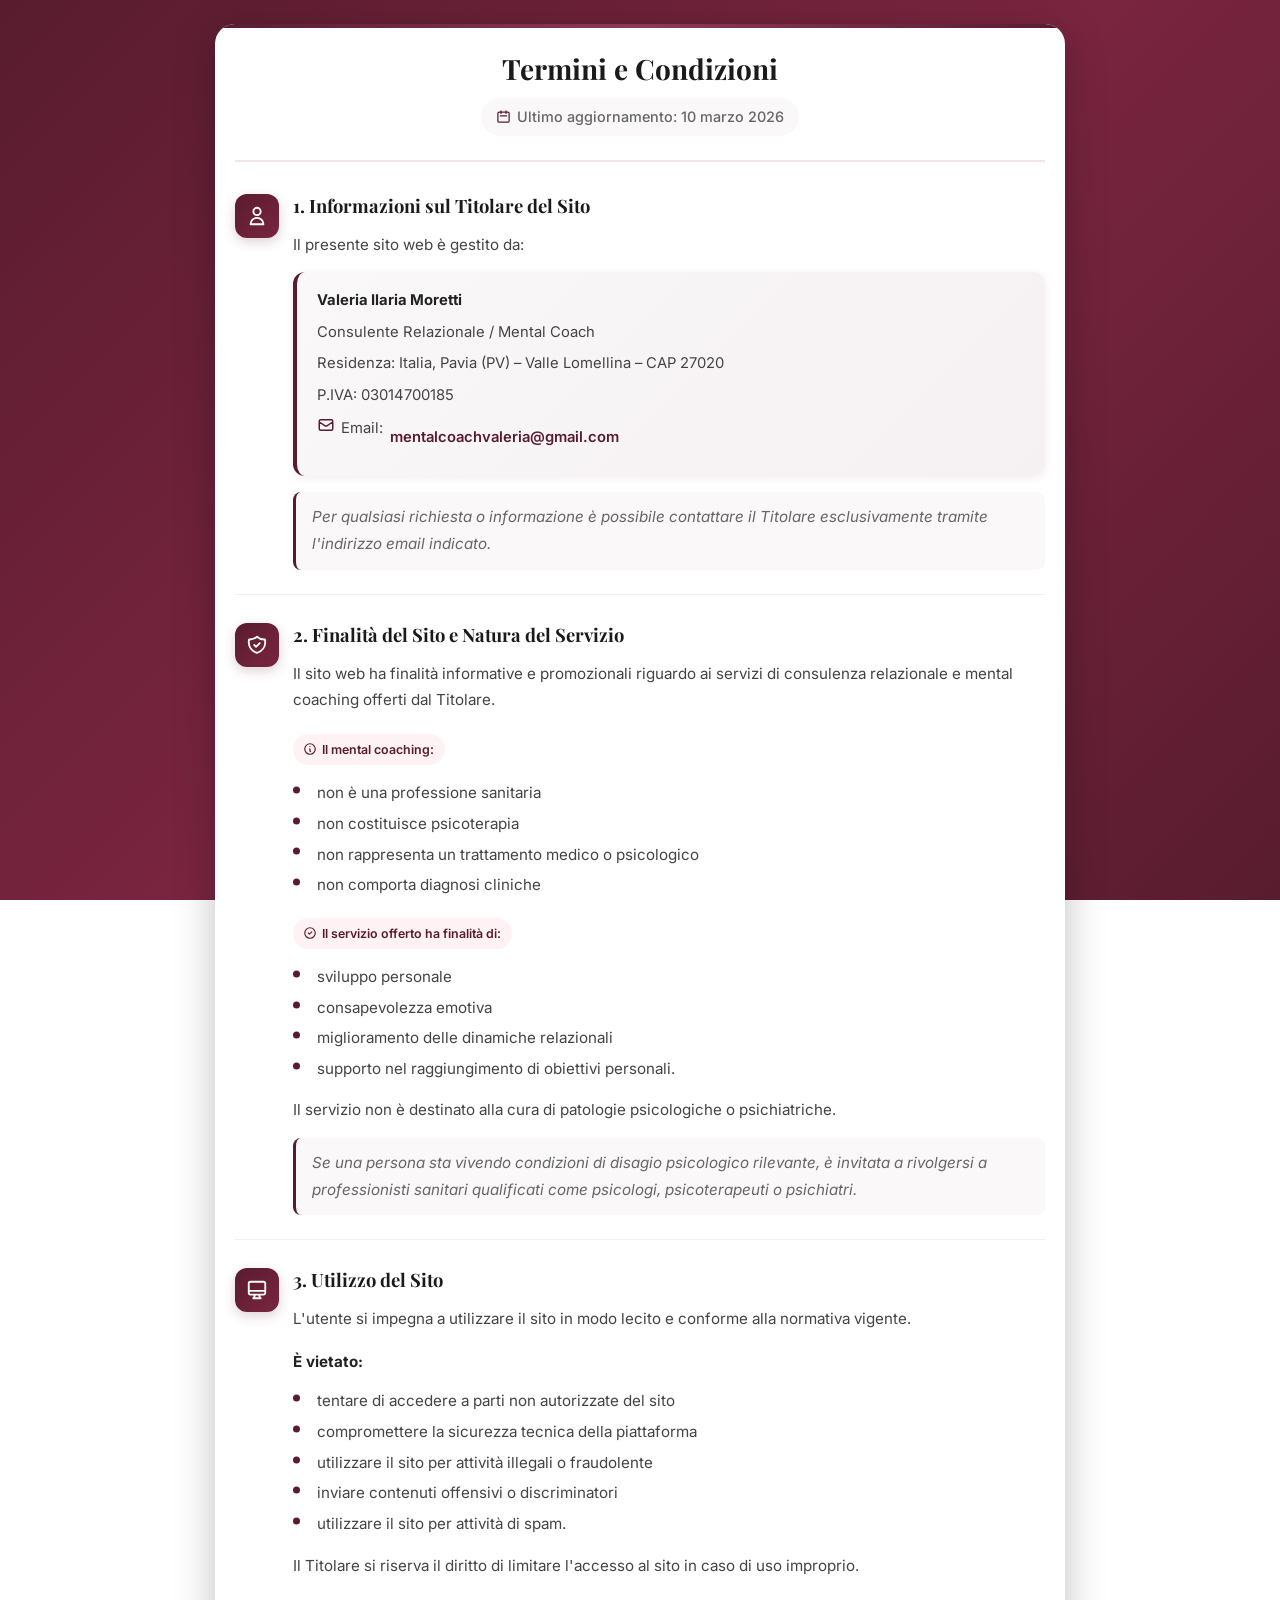
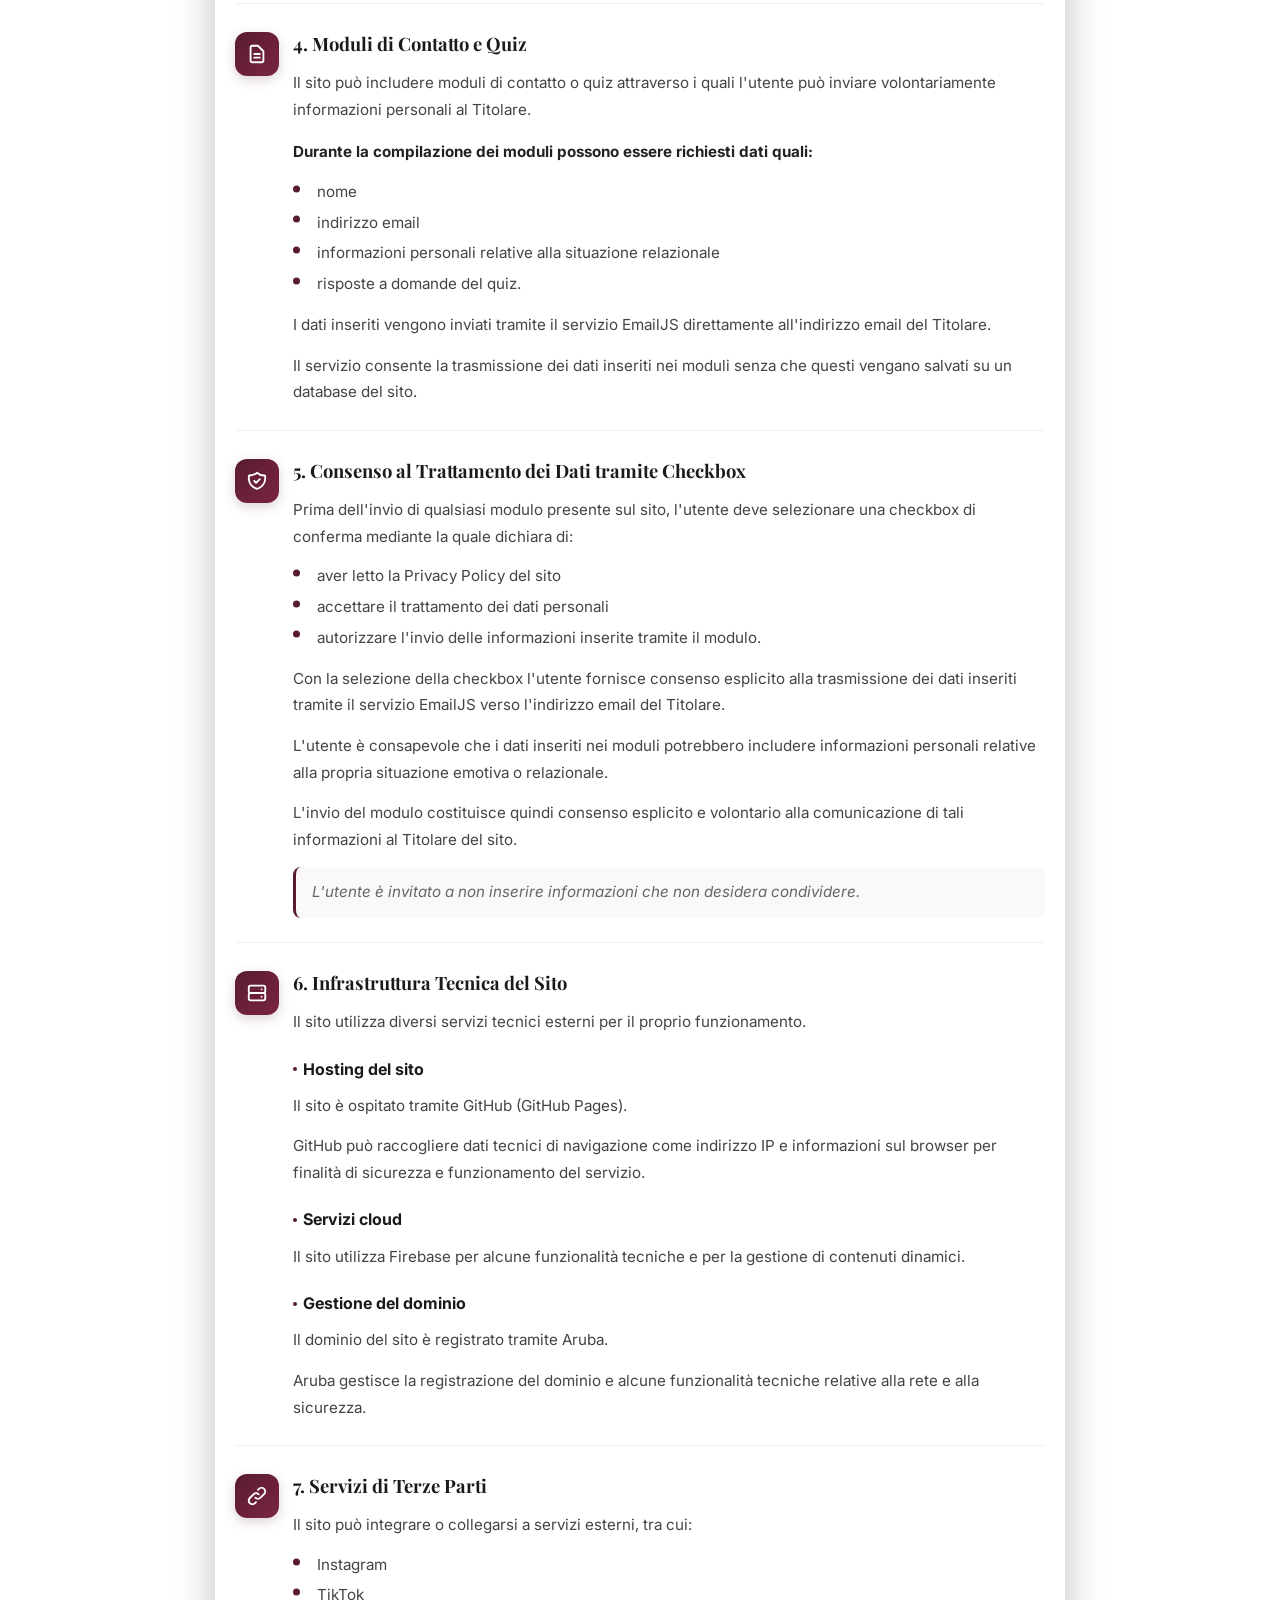
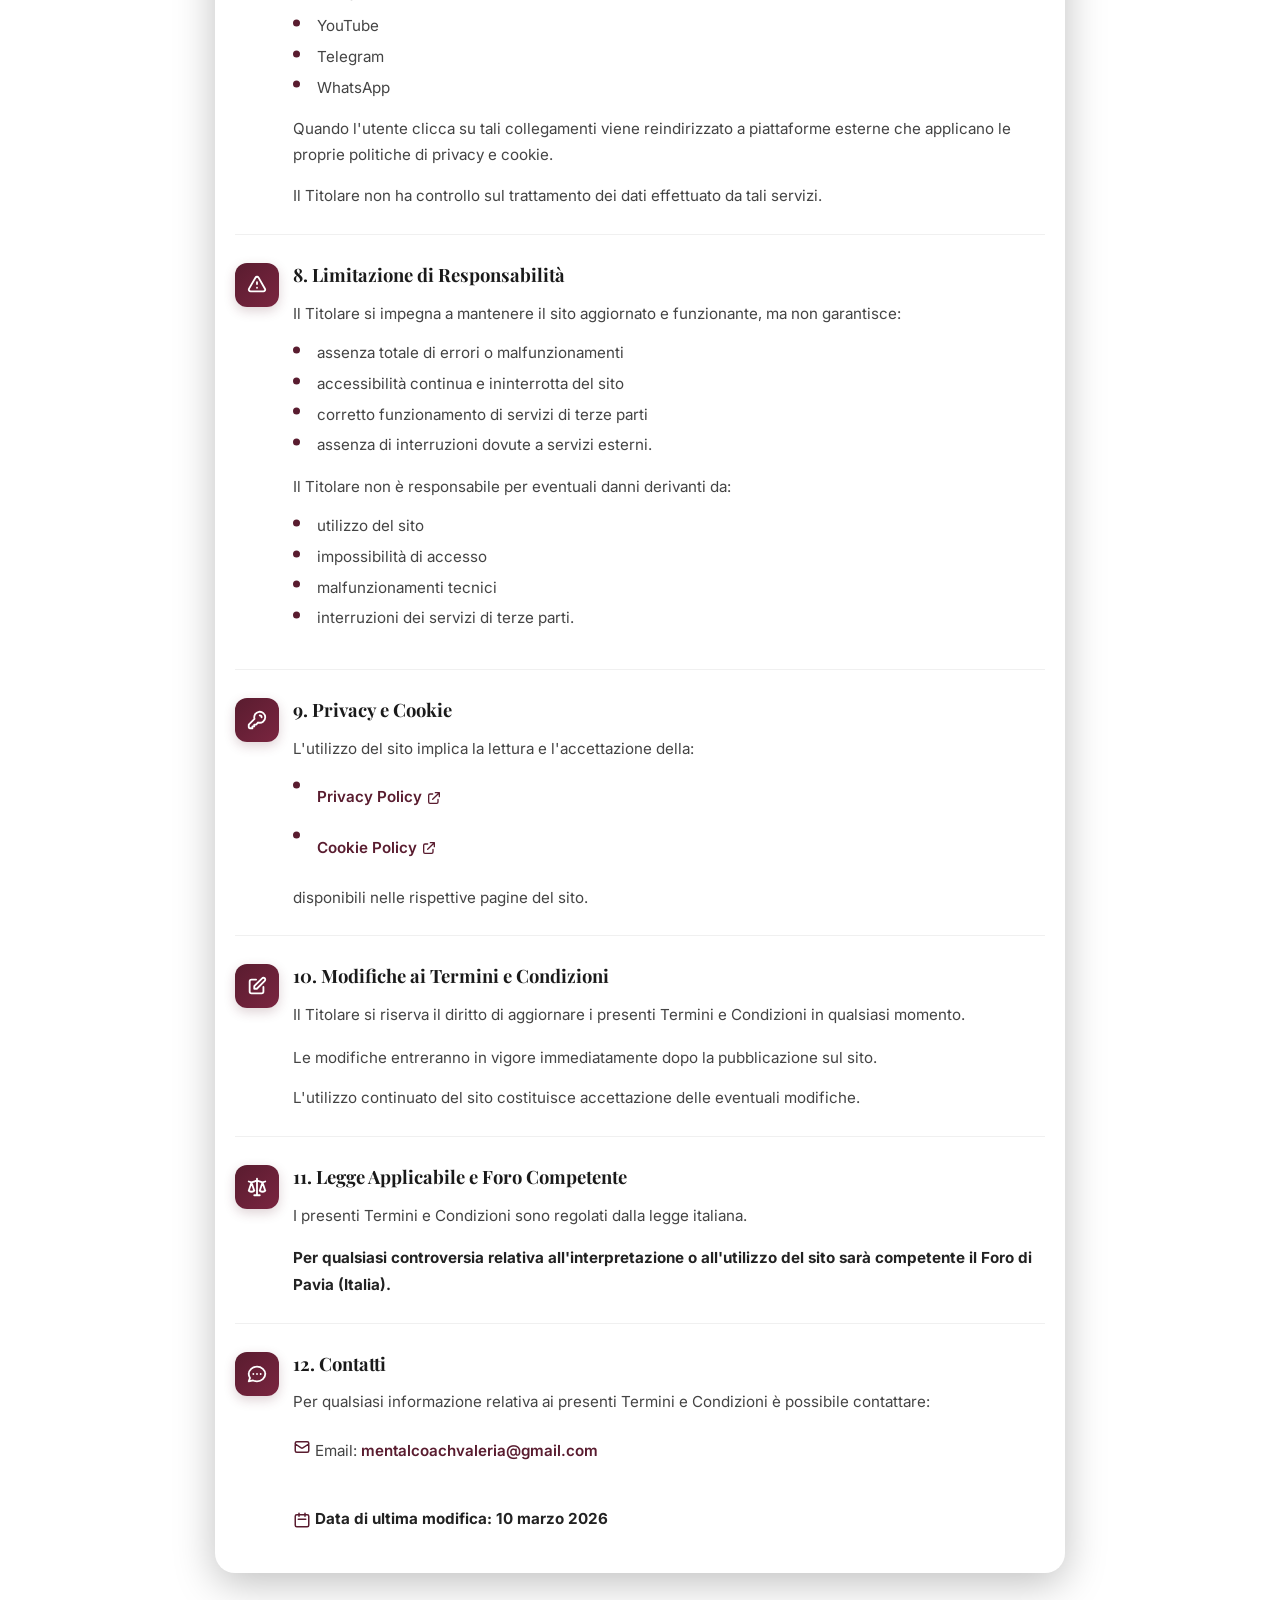
<file: terminiecondizioni.html>
<!DOCTYPE html>
<html lang="it">
<head>
  <meta charset="UTF-8" />
  <meta name="viewport" content="width=device-width, initial-scale=1.0, viewport-fit=cover" />
  <meta name="description" content="Termini e Condizioni - Valeria Moretti, Consulente Relazionale e Mental Coach"/>
  <meta name="theme-color" content="#591c2f" />
  <meta name="apple-mobile-web-app-capable" content="yes" />
  <meta name="apple-mobile-web-app-status-bar-style" content="black-translucent" />
  <title>Termini e Condizioni | Valeria Moretti</title>
  
  <link rel="preconnect" href="https://fonts.googleapis.com">
  <link rel="preconnect" href="https://fonts.gstatic.com" crossorigin>
  <link href="https://fonts.googleapis.com/css2?family=Inter:wght@400;500;600;700&family=Playfair+Display:wght@600;700&display=swap" rel="stylesheet">
  
  <style>
    /* ===== RESET & BASE ===== */
    *, *::before, *::after {
      box-sizing: border-box;
      margin: 0;
      padding: 0;
    }

    html {
      scroll-behavior: smooth;
      font-size: 16px;
      -webkit-text-size-adjust: 100%;
      -moz-text-size-adjust: 100%;
      text-size-adjust: 100%;
    }

    body {
      font-family: 'Inter', -apple-system, BlinkMacSystemFont, 'Segoe UI', Roboto, sans-serif;
      line-height: 1.7;
      color: #333;
      background: linear-gradient(135deg, #591c2f 0%, #7a2540 50%, #591c2f 100%);
      background-attachment: fixed;
      padding: 1.5rem 1rem 3rem;
      margin: 0;
      min-height: 100vh;
      min-height: 100dvh;
      word-wrap: break-word;
      overflow-wrap: break-word;
    }

    /* ===== CARD PRINCIPALE ===== */
    .legal-card {
      max-width: 850px;
      margin: 0 auto;
      background: #ffffff;
      border-radius: 20px;
      box-shadow: 0 10px 40px rgba(0, 0, 0, 0.25);
      padding: 1.75rem 1.25rem 2.5rem;
      animation: cardFadeIn 0.5s ease-out;
      position: relative;
      overflow: hidden;
    }

    .legal-card::before {
      content: '';
      position: absolute;
      top: 0;
      left: 0;
      right: 0;
      height: 4px;
      background: linear-gradient(90deg, #591c2f, #8b3a5a, #591c2f);
    }

    @keyframes cardFadeIn {
      from { opacity: 0; transform: translateY(15px) scale(0.99); }
      to { opacity: 1; transform: translateY(0) scale(1); }
    }

    /* ===== HEADER CARD ===== */
    .legal-header {
      margin-bottom: 2rem;
      padding-bottom: 1.5rem;
      border-bottom: 2px solid #f0e6e8;
      text-align: center;
    }

    .legal-title {
      font-family: 'Playfair Display', Georgia, serif;
      font-size: 1.75rem;
      font-weight: 700;
      color: #1a1a1a;
      margin-bottom: 0.75rem;
      line-height: 1.2;
      word-break: normal;
    }

    .last-update {
      font-weight: 500;
      color: #666;
      font-size: 0.9rem;
      display: inline-flex;
      align-items: center;
      justify-content: center;
      gap: 0.4rem;
      background: #faf8f9;
      padding: 0.4rem 0.9rem;
      border-radius: 20px;
      flex-wrap: wrap;
      text-align: center;
    }

    .last-update svg {
      width: 15px;
      height: 15px;
      color: #591c2f;
      flex-shrink: 0;
    }

    /* ===== SEZIONI ===== */
    .legal-section {
      margin-bottom: 1.75rem;
      padding-bottom: 1.5rem;
      border-bottom: 1px solid #f0f0f0;
      display: flex;
      gap: 0.875rem;
      align-items: flex-start;
      flex-wrap: wrap;
    }

    .legal-section:last-of-type {
      border-bottom: none;
      margin-bottom: 0;
      padding-bottom: 0;
    }

    /* ===== ICONE SEZIONI ===== */
    .section-icon {
      flex-shrink: 0;
      width: 44px;
      height: 44px;
      min-width: 44px;
      min-height: 44px;
      background: linear-gradient(135deg, #591c2f 0%, #7a2540 100%);
      border-radius: 12px;
      display: flex;
      align-items: center;
      justify-content: center;
      box-shadow: 0 4px 12px rgba(89, 28, 47, 0.2);
    }

    .section-icon svg {
      width: 22px;
      height: 22px;
      color: #ffffff;
    }

    .section-content {
      flex: 1;
      min-width: 0;
    }

    .section-title {
      font-family: 'Playfair Display', Georgia, serif;
      font-size: 1.15rem;
      font-weight: 700;
      color: #1a1a1a;
      margin-bottom: 0.875rem;
      line-height: 1.3;
    }

    .subsection-title {
      font-size: 1rem;
      font-weight: 700;
      color: #1a1a1a;
      margin: 1.25rem 0 0.625rem;
      display: flex;
      align-items: center;
      gap: 0.4rem;
      flex-wrap: wrap;
    }

    .subsection-title::before {
      content: '';
      width: 4px;
      height: 4px;
      background: #591c2f;
      border-radius: 50%;
      flex-shrink: 0;
    }

    /* ===== TESTO E PARAGRAFI ===== */
    p {
      margin-bottom: 0.875rem;
      color: #444;
      font-size: 0.95rem;
      line-height: 1.75;
    }

    p:last-child { margin-bottom: 0; }
    .bold { font-weight: 700; color: #222; }
    
    .italic {
      font-style: italic;
      color: #666;
      background: #faf8f9;
      padding: 0.75rem 1rem;
      border-radius: 8px;
      border-left: 3px solid #591c2f;
      display: block;
    }

    /* ===== LISTE ===== */
    ul {
      list-style-type: none;
      padding-left: 0;
      margin: 0.625rem 0 0.875rem;
      color: #444;
    }

    li {
      margin-bottom: 0.4rem;
      padding-left: 1.5rem;
      position: relative;
      font-size: 0.95rem;
      line-height: 1.6;
    }

    li::before {
      content: '';
      position: absolute;
      left: 0;
      top: 0.55rem;
      width: 7px;
      height: 7px;
      background: #591c2f;
      border-radius: 50%;
      transform: translateY(-50%);
    }

    li:last-child { margin-bottom: 0; }

    /* ===== LINK ===== */
    a {
      color: #591c2f;
      text-decoration: none;
      border-bottom: 1px solid transparent;
      transition: all 0.2s ease;
      font-weight: 600;
      display: inline-flex;
      align-items: center;
      gap: 0.25rem;
      padding: 0.25rem 0;
      min-height: 44px;
      word-break: break-word;
    }

    a:hover, a:focus {
      color: #3a121f;
      border-bottom-color: #591c2f;
      outline: none;
    }

    a:focus-visible {
      outline: 2px solid #591c2f;
      outline-offset: 2px;
      border-radius: 4px;
    }

    a svg {
      width: 16px;
      height: 16px;
      transition: transform 0.2s ease;
      flex-shrink: 0;
    }

    /* ===== CONTATTI CARD (OTTIMIZZATA MOBILE) ===== */
    .contact-card {
      background: linear-gradient(135deg, #faf8f9 0%, #f5f0f2 100%);
      border-left: 4px solid #591c2f;
      padding: 1rem 1.25rem;
      margin: 0.875rem 0;
      border-radius: 12px;
      box-shadow: 0 2px 8px rgba(89, 28, 47, 0.08);
    }

    .contact-card p {
      margin-bottom: 0.35rem;
      display: flex;
      align-items: flex-start;
      gap: 0.4rem;
      flex-wrap: wrap;
      font-size: 0.925rem;
    }

    .contact-card p:last-child { margin-bottom: 0; }
    .contact-card a { word-break: break-all; }

    /* ===== BADGE ===== */
    .badge {
      display: inline-flex;
      align-items: center;
      gap: 0.3rem;
      background: #fef2f4;
      color: #591c2f;
      padding: 0.3rem 0.65rem;
      border-radius: 20px;
      font-size: 0.775rem;
      font-weight: 600;
      margin: 0.4rem 0;
      flex-wrap: wrap;
    }

    .badge svg {
      width: 14px;
      height: 14px;
      flex-shrink: 0;
    }

    /* ===== BACK TO TOP BUTTON ===== */
    .back-to-top {
      position: fixed;
      bottom: 1.25rem;
      right: 1.25rem;
      width: 48px;
      height: 48px;
      min-width: 48px;
      min-height: 48px;
      background: linear-gradient(135deg, #591c2f, #7a2540);
      color: white;
      border: none;
      border-radius: 50%;
      display: flex;
      align-items: center;
      justify-content: center;
      cursor: pointer;
      box-shadow: 0 4px 20px rgba(89, 28, 47, 0.35);
      opacity: 0;
      visibility: hidden;
      transform: translateY(10px);
      transition: all 0.3s ease;
      z-index: 100;
      padding: 0;
    }

    .back-to-top.visible {
      opacity: 1;
      visibility: visible;
      transform: translateY(0);
    }

    .back-to-top:hover,
    .back-to-top:focus {
      transform: translateY(-2px);
      box-shadow: 0 6px 25px rgba(89, 28, 47, 0.45);
      outline: none;
    }

    .back-to-top:focus-visible {
      outline: 3px solid #fff;
      outline-offset: 2px;
    }

    .back-to-top svg {
      width: 20px;
      height: 20px;
    }

    /* ===== RESPONSIVE: TABLET (481px - 768px) ===== */
    @media (min-width: 481px) and (max-width: 768px) {
      body { padding: 2rem 1.5rem 4rem; }
      .legal-card {
        padding: 2.25rem 1.75rem 3rem;
        border-radius: 24px;
        box-shadow: 0 20px 60px rgba(0, 0, 0, 0.3);
      }
      .legal-title { font-size: 2rem; }
      .section-title { font-size: 1.25rem; }
      .section-icon { width: 48px; height: 48px; border-radius: 14px; }
      .section-icon svg { width: 24px; height: 24px; }
      .contact-card { padding: 1.125rem 1.375rem; }
    }

    /* ===== RESPONSIVE: MOBILE PORTRAIT (≤480px) ===== */
    @media (max-width: 480px) {
      body { padding: 1rem 0.875rem 2.5rem; }
      .legal-card {
        padding: 1.5rem 1rem 2.25rem;
        border-radius: 18px;
        box-shadow: 0 8px 30px rgba(0, 0, 0, 0.2);
      }
      .legal-title { font-size: 1.5rem; line-height: 1.25; }
      .last-update { font-size: 0.85rem; padding: 0.35rem 0.75rem; }
      .section-title { font-size: 1.1rem; }
      .section-icon {
        width: 42px; height: 42px;
        min-width: 42px; min-height: 42px;
        border-radius: 10px;
      }
      .section-icon svg { width: 20px; height: 20px; }
      
      /* Layout verticale per sezioni */
      .legal-section { flex-direction: column; gap: 0.625rem; }
      .section-icon { margin-bottom: 0.25rem; }
      
      /* Contact card mobile */
      .contact-card { padding: 0.875rem 1rem; }
      .contact-card p { font-size: 0.9rem; }
      
      /* Link più grandi per tap */
      a { padding: 0.4rem 0; min-height: 48px; }
      .badge { font-size: 0.75rem; padding: 0.25rem 0.6rem; }
    }

    /* ===== VERY SMALL DEVICES (≤360px) ===== */
    @media (max-width: 360px) {
      body { padding: 0.875rem 0.75rem 2rem; font-size: 15px; }
      .legal-card { padding: 1.25rem 0.875rem 2rem; border-radius: 16px; }
      .legal-title { font-size: 1.4rem; }
      .section-title { font-size: 1.05rem; }
      p, li { font-size: 0.925rem; line-height: 1.7; }
      .contact-card p { font-size: 0.875rem; }
      .back-to-top { width: 44px; height: 44px; bottom: 1rem; right: 1rem; }
    }

    /* ===== LANDSCAPE MOBILE ===== */
    @media (max-height: 500px) and (orientation: landscape) {
      body { padding: 0.75rem 1rem; }
      .legal-card {
        padding: 1.25rem 1rem 1.5rem;
        max-height: 95vh;
        overflow-y: auto;
        -webkit-overflow-scrolling: touch;
      }
      .back-to-top { display: none; }
    }

    /* ===== PRINT ===== */
    @media print {
      body { font-size: 12pt; color: #000; background: #fff; padding: 0; min-height: auto; }
      .legal-card { box-shadow: none; border-radius: 0; padding: 0; max-width: 100%; }
      .legal-card::before { display: none; }
      .section-icon { display: none; }
      a { color: #000; text-decoration: underline; border-bottom: none; }
      .legal-section { break-inside: avoid; page-break-inside: avoid; }
      .back-to-top { display: none !important; }
    }

    /* ===== ACCESSIBILITÀ ===== */
    @media (prefers-reduced-motion: reduce) {
      html { scroll-behavior: auto; }
      .legal-card { animation: none; }
      a, a svg, .back-to-top { transition: none !important; }
    }
    @media (prefers-contrast: high) {
      body { background: #fff; }
      .legal-card { border: 2px solid #000; }
      a { text-decoration: underline; }
    }

    /* ===== UTILITIES ===== */
    .mt-2 { margin-top: 0.5rem; }
    .mt-4 { margin-top: 1rem; }
    .mt-6 { margin-top: 1.5rem; }
    .mt-8 { margin-top: 2rem; }
    .mb-4 { margin-bottom: 1rem; }
    .space-y-1 > * + * { margin-top: 0.25rem; }
    
    /* Prevent horizontal scroll */
    img, video, iframe, pre, code { max-width: 100%; height: auto; }
  </style>
</head>
<body>

  <main class="legal-card" role="main">
    
    <header class="legal-header">
      <h1 class="legal-title">Termini e Condizioni</h1>
      <p class="last-update">
        <svg xmlns="http://www.w3.org/2000/svg" fill="none" viewBox="0 0 24 24" stroke="currentColor" stroke-width="2" aria-hidden="true">
          <path stroke-linecap="round" stroke-linejoin="round" d="M8 7V3m8 4V3m-9 8h10M5 21h14a2 2 0 002-2V7a2 2 0 00-2-2H5a2 2 0 00-2 2v12a2 2 0 002 2z" />
        </svg>
        <span>Ultimo aggiornamento: 10 marzo 2026</span>
      </p>
    </header>

    <!-- Sezione 1 -->
    <section class="legal-section" aria-labelledby="section-1">
      <div class="section-icon" aria-hidden="true">
        <svg xmlns="http://www.w3.org/2000/svg" fill="none" viewBox="0 0 24 24" stroke="currentColor" stroke-width="2">
          <path stroke-linecap="round" stroke-linejoin="round" d="M16 7a4 4 0 11-8 0 4 4 0 018 0zM12 14a7 7 0 00-7 7h14a7 7 0 00-7-7z" />
        </svg>
      </div>
      <div class="section-content">
        <h2 id="section-1" class="section-title">1. Informazioni sul Titolare del Sito</h2>
        <p>Il presente sito web è gestito da:</p>
        
        <div class="contact-card">
          <p><span class="bold">Valeria Ilaria Moretti</span></p>
          <p>Consulente Relazionale / Mental Coach</p>
          <p>Residenza: Italia, Pavia (PV) – Valle Lomellina – CAP 27020</p>
          <p>P.IVA: 03014700185</p>
          <p class="mt-2">
            <svg xmlns="http://www.w3.org/2000/svg" fill="none" viewBox="0 0 24 24" stroke="currentColor" stroke-width="2" style="width:18px;height:18px;color:#591c2f;" aria-hidden="true">
              <path stroke-linecap="round" stroke-linejoin="round" d="M3 8l7.89 5.26a2 2 0 002.22 0L21 8M5 19h14a2 2 0 002-2V7a2 2 0 00-2-2H5a2 2 0 00-2 2v10a2 2 0 002 2z" />
            </svg>
            Email: <a href="mailto:mentalcoachvaleria@gmail.com">mentalcoachvaleria@gmail.com</a>
          </p>
        </div>
        
        <p class="italic mt-4">Per qualsiasi richiesta o informazione è possibile contattare il Titolare esclusivamente tramite l'indirizzo email indicato.</p>
      </div>
    </section>

    <!-- Sezione 2 -->
    <section class="legal-section" aria-labelledby="section-2">
      <div class="section-icon" aria-hidden="true">
        <svg xmlns="http://www.w3.org/2000/svg" fill="none" viewBox="0 0 24 24" stroke="currentColor" stroke-width="2">
          <path stroke-linecap="round" stroke-linejoin="round" d="M9 12l2 2 4-4m5.618-4.016A11.955 11.955 0 0112 2.944a11.955 11.955 0 01-8.618 3.04A12.02 12.02 0 003 9c0 5.591 3.824 10.29 9 11.622 5.176-1.332 9-6.03 9-11.622 0-1.042-.133-2.052-.382-3.016z" />
        </svg>
      </div>
      <div class="section-content">
        <h2 id="section-2" class="section-title">2. Finalità del Sito e Natura del Servizio</h2>
        <p>Il sito web ha finalità informative e promozionali riguardo ai servizi di consulenza relazionale e mental coaching offerti dal Titolare.</p>
        
        <div class="badge">
          <svg xmlns="http://www.w3.org/2000/svg" fill="none" viewBox="0 0 24 24" stroke="currentColor" stroke-width="2" aria-hidden="true">
            <path stroke-linecap="round" stroke-linejoin="round" d="M13 16h-1v-4h-1m1-4h.01M21 12a9 9 0 11-18 0 9 9 0 0118 0z" />
          </svg>
          <span>Il mental coaching:</span>
        </div>
        <ul>
          <li>non è una professione sanitaria</li>
          <li>non costituisce psicoterapia</li>
          <li>non rappresenta un trattamento medico o psicologico</li>
          <li>non comporta diagnosi cliniche</li>
        </ul>
        
        <div class="badge">
          <svg xmlns="http://www.w3.org/2000/svg" fill="none" viewBox="0 0 24 24" stroke="currentColor" stroke-width="2" aria-hidden="true">
            <path stroke-linecap="round" stroke-linejoin="round" d="M9 12l2 2 4-4m6 2a9 9 0 11-18 0 9 9 0 0118 0z" />
          </svg>
          <span>Il servizio offerto ha finalità di:</span>
        </div>
        <ul>
          <li>sviluppo personale</li>
          <li>consapevolezza emotiva</li>
          <li>miglioramento delle dinamiche relazionali</li>
          <li>supporto nel raggiungimento di obiettivi personali.</li>
        </ul>
        
        <p class="mt-4">Il servizio non è destinato alla cura di patologie psicologiche o psichiatriche.</p>
        <p class="italic">Se una persona sta vivendo condizioni di disagio psicologico rilevante, è invitata a rivolgersi a professionisti sanitari qualificati come psicologi, psicoterapeuti o psichiatri.</p>
      </div>
    </section>

    <!-- Sezione 3 -->
    <section class="legal-section" aria-labelledby="section-3">
      <div class="section-icon" aria-hidden="true">
        <svg xmlns="http://www.w3.org/2000/svg" fill="none" viewBox="0 0 24 24" stroke="currentColor" stroke-width="2">
          <path stroke-linecap="round" stroke-linejoin="round" d="M9.75 17L9 20l-1 1h8l-1-1-.75-3M3 13h18M5 17h14a2 2 0 002-2V5a2 2 0 00-2-2H5a2 2 0 00-2 2v10a2 2 0 002 2z" />
        </svg>
      </div>
      <div class="section-content">
        <h2 id="section-3" class="section-title">3. Utilizzo del Sito</h2>
        <p>L'utente si impegna a utilizzare il sito in modo lecito e conforme alla normativa vigente.</p>
        
        <p class="bold mt-4">È vietato:</p>
        <ul>
          <li>tentare di accedere a parti non autorizzate del sito</li>
          <li>compromettere la sicurezza tecnica della piattaforma</li>
          <li>utilizzare il sito per attività illegali o fraudolente</li>
          <li>inviare contenuti offensivi o discriminatori</li>
          <li>utilizzare il sito per attività di spam.</li>
        </ul>
        
        <p class="mt-4">Il Titolare si riserva il diritto di limitare l'accesso al sito in caso di uso improprio.</p>
      </div>
    </section>

    <!-- Sezione 4 -->
    <section class="legal-section" aria-labelledby="section-4">
      <div class="section-icon" aria-hidden="true">
        <svg xmlns="http://www.w3.org/2000/svg" fill="none" viewBox="0 0 24 24" stroke="currentColor" stroke-width="2">
          <path stroke-linecap="round" stroke-linejoin="round" d="M9 12h6m-6 4h6m2 5H7a2 2 0 01-2-2V5a2 2 0 012-2h5.586a1 1 0 01.707.293l5.414 5.414a1 1 0 01.293.707V19a2 2 0 01-2 2z" />
        </svg>
      </div>
      <div class="section-content">
        <h2 id="section-4" class="section-title">4. Moduli di Contatto e Quiz</h2>
        <p>Il sito può includere moduli di contatto o quiz attraverso i quali l'utente può inviare volontariamente informazioni personali al Titolare.</p>
        
        <p class="bold mt-4">Durante la compilazione dei moduli possono essere richiesti dati quali:</p>
        <ul>
          <li>nome</li>
          <li>indirizzo email</li>
          <li>informazioni personali relative alla situazione relazionale</li>
          <li>risposte a domande del quiz.</li>
        </ul>
        
        <p class="mt-4">I dati inseriti vengono inviati tramite il servizio EmailJS direttamente all'indirizzo email del Titolare.</p>
        <p>Il servizio consente la trasmissione dei dati inseriti nei moduli senza che questi vengano salvati su un database del sito.</p>
      </div>
    </section>

    <!-- Sezione 5 -->
    <section class="legal-section" aria-labelledby="section-5">
      <div class="section-icon" aria-hidden="true">
        <svg xmlns="http://www.w3.org/2000/svg" fill="none" viewBox="0 0 24 24" stroke="currentColor" stroke-width="2">
          <path stroke-linecap="round" stroke-linejoin="round" d="M9 12l2 2 4-4m5.618-4.016A11.955 11.955 0 0112 2.944a11.955 11.955 0 01-8.618 3.04A12.02 12.02 0 003 9c0 5.591 3.824 10.29 9 11.622 5.176-1.332 9-6.03 9-11.622 0-1.042-.133-2.052-.382-3.016z" />
        </svg>
      </div>
      <div class="section-content">
        <h2 id="section-5" class="section-title">5. Consenso al Trattamento dei Dati tramite Checkbox</h2>
        <p>Prima dell'invio di qualsiasi modulo presente sul sito, l'utente deve selezionare una checkbox di conferma mediante la quale dichiara di:</p>
        
        <ul>
          <li>aver letto la Privacy Policy del sito</li>
          <li>accettare il trattamento dei dati personali</li>
          <li>autorizzare l'invio delle informazioni inserite tramite il modulo.</li>
        </ul>
        
        <p class="mt-4">Con la selezione della checkbox l'utente fornisce consenso esplicito alla trasmissione dei dati inseriti tramite il servizio EmailJS verso l'indirizzo email del Titolare.</p>
        <p>L'utente è consapevole che i dati inseriti nei moduli potrebbero includere informazioni personali relative alla propria situazione emotiva o relazionale.</p>
        <p>L'invio del modulo costituisce quindi consenso esplicito e volontario alla comunicazione di tali informazioni al Titolare del sito.</p>
        <p class="italic mt-2">L'utente è invitato a non inserire informazioni che non desidera condividere.</p>
      </div>
    </section>

    <!-- Sezione 6 -->
    <section class="legal-section" aria-labelledby="section-6">
      <div class="section-icon" aria-hidden="true">
        <svg xmlns="http://www.w3.org/2000/svg" fill="none" viewBox="0 0 24 24" stroke="currentColor" stroke-width="2">
          <path stroke-linecap="round" stroke-linejoin="round" d="M5 12h14M5 12a2 2 0 01-2-2V6a2 2 0 012-2h14a2 2 0 012 2v4a2 2 0 01-2 2M5 12a2 2 0 00-2 2v4a2 2 0 002 2h14a2 2 0 002-2v-4a2 2 0 00-2-2m-2-4h.01M17 16h.01" />
        </svg>
      </div>
      <div class="section-content">
        <h2 id="section-6" class="section-title">6. Infrastruttura Tecnica del Sito</h2>
        <p>Il sito utilizza diversi servizi tecnici esterni per il proprio funzionamento.</p>
        
        <h3 class="subsection-title">Hosting del sito</h3>
        <p>Il sito è ospitato tramite GitHub (GitHub Pages).</p>
        <p>GitHub può raccogliere dati tecnici di navigazione come indirizzo IP e informazioni sul browser per finalità di sicurezza e funzionamento del servizio.</p>
        
        <h3 class="subsection-title">Servizi cloud</h3>
        <p>Il sito utilizza Firebase per alcune funzionalità tecniche e per la gestione di contenuti dinamici.</p>
        
        <h3 class="subsection-title">Gestione del dominio</h3>
        <p>Il dominio del sito è registrato tramite Aruba.</p>
        <p>Aruba gestisce la registrazione del dominio e alcune funzionalità tecniche relative alla rete e alla sicurezza.</p>
      </div>
    </section>

    <!-- Sezione 7 -->
    <section class="legal-section" aria-labelledby="section-7">
      <div class="section-icon" aria-hidden="true">
        <svg xmlns="http://www.w3.org/2000/svg" fill="none" viewBox="0 0 24 24" stroke="currentColor" stroke-width="2">
          <path stroke-linecap="round" stroke-linejoin="round" d="M13.828 10.172a4 4 0 00-5.656 0l-4 4a4 4 0 105.656 5.656l1.102-1.101m-.758-4.899a4 4 0 005.656 0l4-4a4 4 0 00-5.656-5.656l-1.1 1.1" />
        </svg>
      </div>
      <div class="section-content">
        <h2 id="section-7" class="section-title">7. Servizi di Terze Parti</h2>
        <p>Il sito può integrare o collegarsi a servizi esterni, tra cui:</p>
        
        <ul>
          <li>Instagram</li>
          <li>TikTok</li>
          <li>YouTube</li>
          <li>Telegram</li>
          <li>WhatsApp</li>
        </ul>
        
        <p class="mt-4">Quando l'utente clicca su tali collegamenti viene reindirizzato a piattaforme esterne che applicano le proprie politiche di privacy e cookie.</p>
        <p>Il Titolare non ha controllo sul trattamento dei dati effettuato da tali servizi.</p>
      </div>
    </section>

    <!-- Sezione 8 -->
    <section class="legal-section" aria-labelledby="section-8">
      <div class="section-icon" aria-hidden="true">
        <svg xmlns="http://www.w3.org/2000/svg" fill="none" viewBox="0 0 24 24" stroke="currentColor" stroke-width="2">
          <path stroke-linecap="round" stroke-linejoin="round" d="M12 9v2m0 4h.01m-6.938 4h13.856c1.54 0 2.502-1.667 1.732-3L13.732 4c-.77-1.333-2.694-1.333-3.464 0L3.34 16c-.77 1.333.192 3 1.732 3z" />
        </svg>
      </div>
      <div class="section-content">
        <h2 id="section-8" class="section-title">8. Limitazione di Responsabilità</h2>
        <p>Il Titolare si impegna a mantenere il sito aggiornato e funzionante, ma non garantisce:</p>
        
        <ul>
          <li>assenza totale di errori o malfunzionamenti</li>
          <li>accessibilità continua e ininterrotta del sito</li>
          <li>corretto funzionamento di servizi di terze parti</li>
          <li>assenza di interruzioni dovute a servizi esterni.</li>
        </ul>
        
        <p class="mt-4">Il Titolare non è responsabile per eventuali danni derivanti da:</p>
        <ul>
          <li>utilizzo del sito</li>
          <li>impossibilità di accesso</li>
          <li>malfunzionamenti tecnici</li>
          <li>interruzioni dei servizi di terze parti.</li>
        </ul>
      </div>
    </section>

    <!-- Sezione 9 -->
    <section class="legal-section" aria-labelledby="section-9">
      <div class="section-icon" aria-hidden="true">
        <svg xmlns="http://www.w3.org/2000/svg" fill="none" viewBox="0 0 24 24" stroke="currentColor" stroke-width="2">
          <path stroke-linecap="round" stroke-linejoin="round" d="M15 7a2 2 0 012 2m4 0a6 6 0 01-7.743 5.743L11 17H9v2H7v2H4a1 1 0 01-1-1v-2.586a1 1 0 01.293-.707l5.964-5.964A6 6 0 1121 9z" />
        </svg>
      </div>
      <div class="section-content">
        <h2 id="section-9" class="section-title">9. Privacy e Cookie</h2>
        <p>L'utilizzo del sito implica la lettura e l'accettazione della:</p>
        
        <ul>
          <li>
            <a href="/privacy-policy" target="_blank" rel="noopener noreferrer">
              Privacy Policy
              <svg xmlns="http://www.w3.org/2000/svg" fill="none" viewBox="0 0 24 24" stroke="currentColor" stroke-width="2" aria-hidden="true">
                <path stroke-linecap="round" stroke-linejoin="round" d="M10 6H6a2 2 0 00-2 2v10a2 2 0 002 2h10a2 2 0 002-2v-4M14 4h6m0 0v6m0-6L10 14" />
              </svg>
            </a>
          </li>
          <li>
            <a href="/cookie-policy" target="_blank" rel="noopener noreferrer">
              Cookie Policy
              <svg xmlns="http://www.w3.org/2000/svg" fill="none" viewBox="0 0 24 24" stroke="currentColor" stroke-width="2" aria-hidden="true">
                <path stroke-linecap="round" stroke-linejoin="round" d="M10 6H6a2 2 0 00-2 2v10a2 2 0 002 2h10a2 2 0 002-2v-4M14 4h6m0 0v6m0-6L10 14" />
              </svg>
            </a>
          </li>
        </ul>
        
        <p class="mt-2">disponibili nelle rispettive pagine del sito.</p>
      </div>
    </section>

    <!-- Sezione 10 -->
    <section class="legal-section" aria-labelledby="section-10">
      <div class="section-icon" aria-hidden="true">
        <svg xmlns="http://www.w3.org/2000/svg" fill="none" viewBox="0 0 24 24" stroke="currentColor" stroke-width="2">
          <path stroke-linecap="round" stroke-linejoin="round" d="M11 5H6a2 2 0 00-2 2v11a2 2 0 002 2h11a2 2 0 002-2v-5m-1.414-9.414a2 2 0 112.828 2.828L11.828 15H9v-2.828l8.586-8.586z" />
        </svg>
      </div>
      <div class="section-content">
        <h2 id="section-10" class="section-title">10. Modifiche ai Termini e Condizioni</h2>
        <p>Il Titolare si riserva il diritto di aggiornare i presenti Termini e Condizioni in qualsiasi momento.</p>
        <p class="mt-4">Le modifiche entreranno in vigore immediatamente dopo la pubblicazione sul sito.</p>
        <p>L'utilizzo continuato del sito costituisce accettazione delle eventuali modifiche.</p>
      </div>
    </section>

    <!-- Sezione 11 -->
    <section class="legal-section" aria-labelledby="section-11">
      <div class="section-icon" aria-hidden="true">
        <svg xmlns="http://www.w3.org/2000/svg" fill="none" viewBox="0 0 24 24" stroke="currentColor" stroke-width="2">
          <path stroke-linecap="round" stroke-linejoin="round" d="M3 6l3 1m0 0l-3 9a5.002 5.002 0 006.001 0M6 7l3 9M6 7l6-2m6 2l3-1m-3 1l-3 9a5.002 5.002 0 006.001 0M18 7l3 9m-3-9l-6-2m0-2v2m0 16V5m0 16H9m3 0h3" />
        </svg>
      </div>
      <div class="section-content">
        <h2 id="section-11" class="section-title">11. Legge Applicabile e Foro Competente</h2>
        <p>I presenti Termini e Condizioni sono regolati dalla legge italiana.</p>
        <p class="mt-4 bold">Per qualsiasi controversia relativa all'interpretazione o all'utilizzo del sito sarà competente il Foro di Pavia (Italia).</p>
      </div>
    </section>

    <!-- Sezione 12 -->
    <section class="legal-section" aria-labelledby="section-12">
      <div class="section-icon" aria-hidden="true">
        <svg xmlns="http://www.w3.org/2000/svg" fill="none" viewBox="0 0 24 24" stroke="currentColor" stroke-width="2">
          <path stroke-linecap="round" stroke-linejoin="round" d="M8 12h.01M12 12h.01M16 12h.01M21 12c0 4.418-4.03 8-9 8a9.863 9.863 0 01-4.255-.949L3 20l1.395-3.72C3.512 15.042 3 13.574 3 12c0-4.418 4.03-8 9-8s9 3.582 9 8z" />
        </svg>
      </div>
      <div class="section-content">
        <h2 id="section-12" class="section-title">12. Contatti</h2>
        <p>Per qualsiasi informazione relativa ai presenti Termini e Condizioni è possibile contattare:</p>
        <p class="mt-2">
          <svg xmlns="http://www.w3.org/2000/svg" fill="none" viewBox="0 0 24 24" stroke="currentColor" stroke-width="2" style="width:18px;height:18px;color:#591c2f;" aria-hidden="true">
            <path stroke-linecap="round" stroke-linejoin="round" d="M3 8l7.89 5.26a2 2 0 002.22 0L21 8M5 19h14a2 2 0 002-2V7a2 2 0 00-2-2H5a2 2 0 00-2 2v10a2 2 0 002 2z" />
          </svg>
          Email: <a href="mailto:mentalcoachvaleria@gmail.com">mentalcoachvaleria@gmail.com</a>
        </p>
        <p class="mt-8 bold">
          <svg xmlns="http://www.w3.org/2000/svg" fill="none" viewBox="0 0 24 24" stroke="currentColor" stroke-width="2" style="width:18px;height:18px;color:#591c2f;vertical-align:middle;" aria-hidden="true">
            <path stroke-linecap="round" stroke-linejoin="round" d="M8 7V3m8 4V3m-9 8h10M5 21h14a2 2 0 002-2V7a2 2 0 00-2-2H5a2 2 0 00-2 2v12a2 2 0 002 2z" />
          </svg>
          Data di ultima modifica: 10 marzo 2026
        </p>
      </div>
    </section>

  </main>

  <!-- Pulsante Back to Top -->
  <button class="back-to-top" id="backToTop" aria-label="Torna all'inizio della pagina">
    <svg xmlns="http://www.w3.org/2000/svg" fill="none" viewBox="0 0 24 24" stroke="currentColor" stroke-width="2" aria-hidden="true">
      <path stroke-linecap="round" stroke-linejoin="round" d="M5 10l7-7m0 0l7 7m-7-7v18" />
    </svg>
  </button>

  <script>
    // ===== BACK TO TOP BUTTON =====
    document.addEventListener('DOMContentLoaded', function() {
      const backToTop = document.getElementById('backToTop');
      
      if (backToTop) {
        window.addEventListener('scroll', function() {
          if (window.scrollY > 400) {
            backToTop.classList.add('visible');
          } else {
            backToTop.classList.remove('visible');
          }
        }, { passive: true });
        
        backToTop.addEventListener('click', function(e) {
          e.preventDefault();
          window.scrollTo({ top: 0, behavior: 'smooth' });
        });
        
        backToTop.addEventListener('keydown', function(e) {
          if (e.key === 'Enter' || e.key === ' ') {
            e.preventDefault();
            window.scrollTo({ top: 0, behavior: 'smooth' });
          }
        });
      }
    });
  </script>

</body>
</html>
</file>
